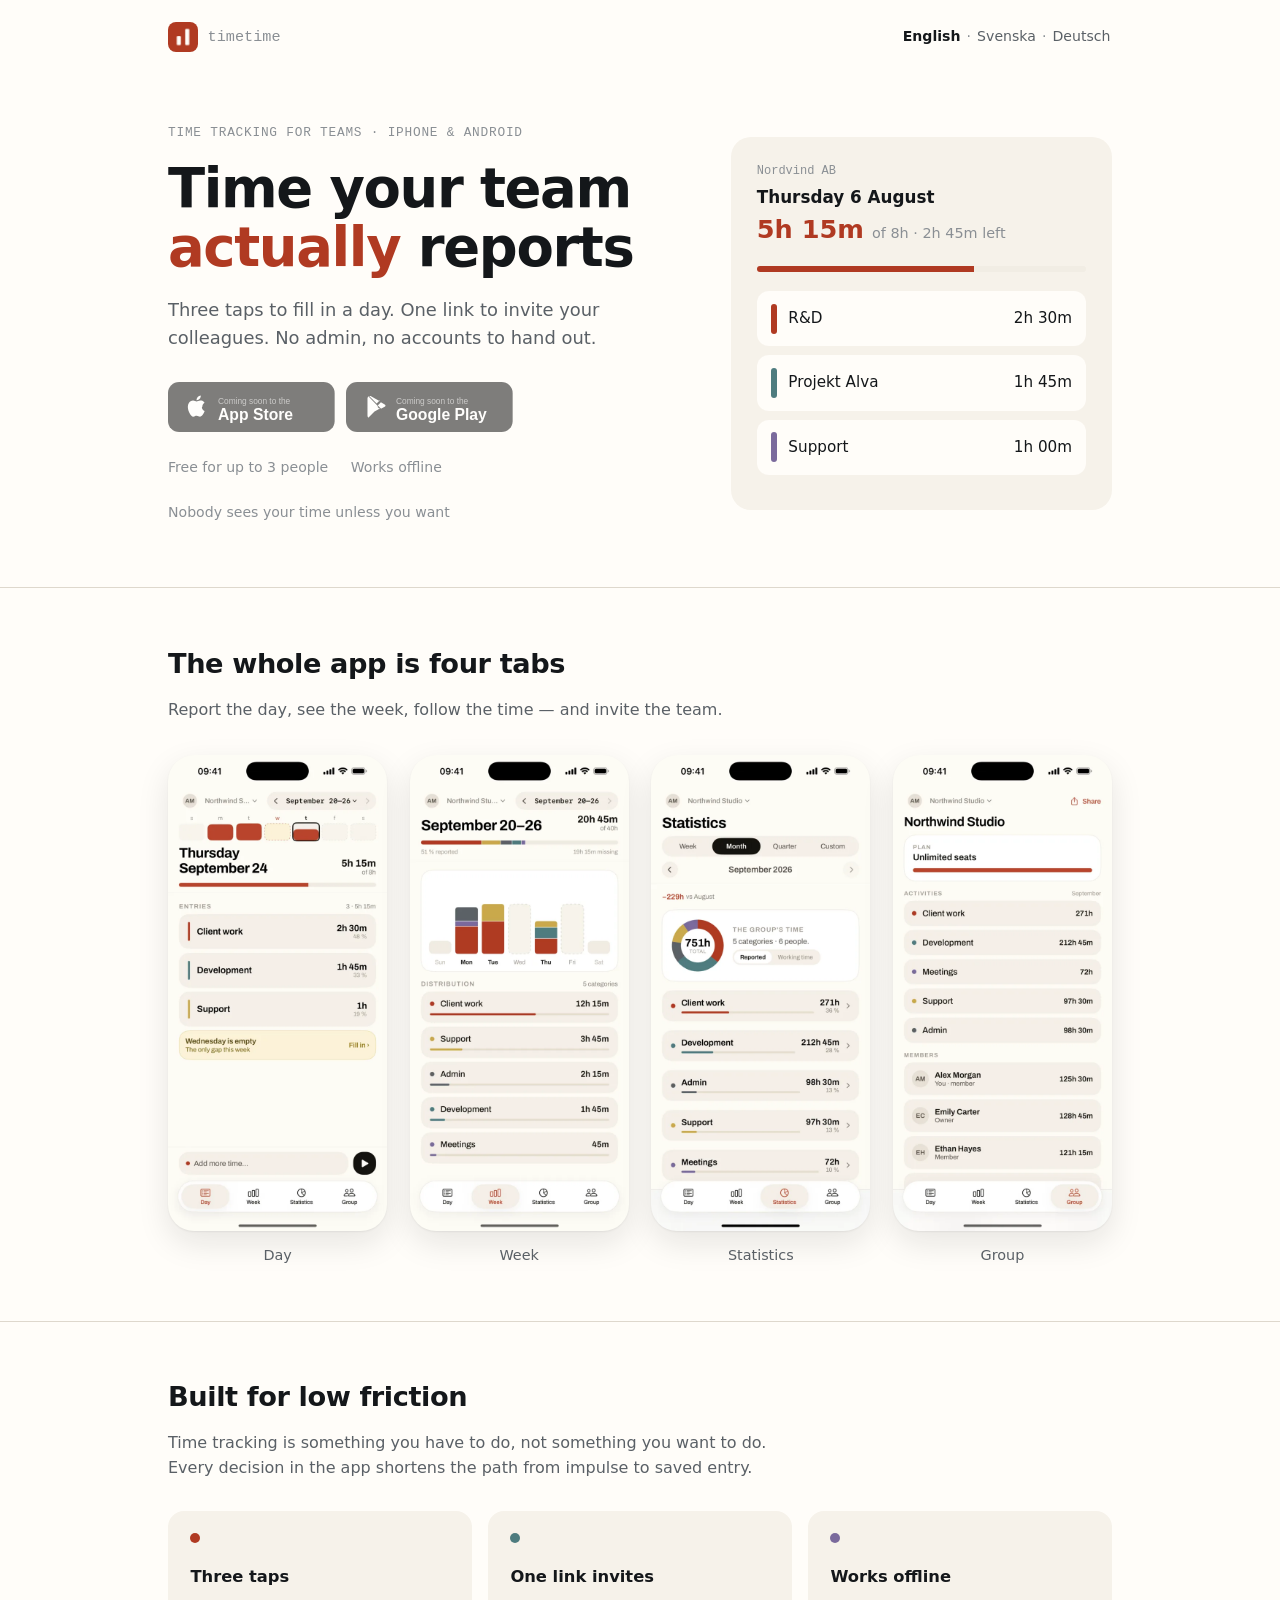
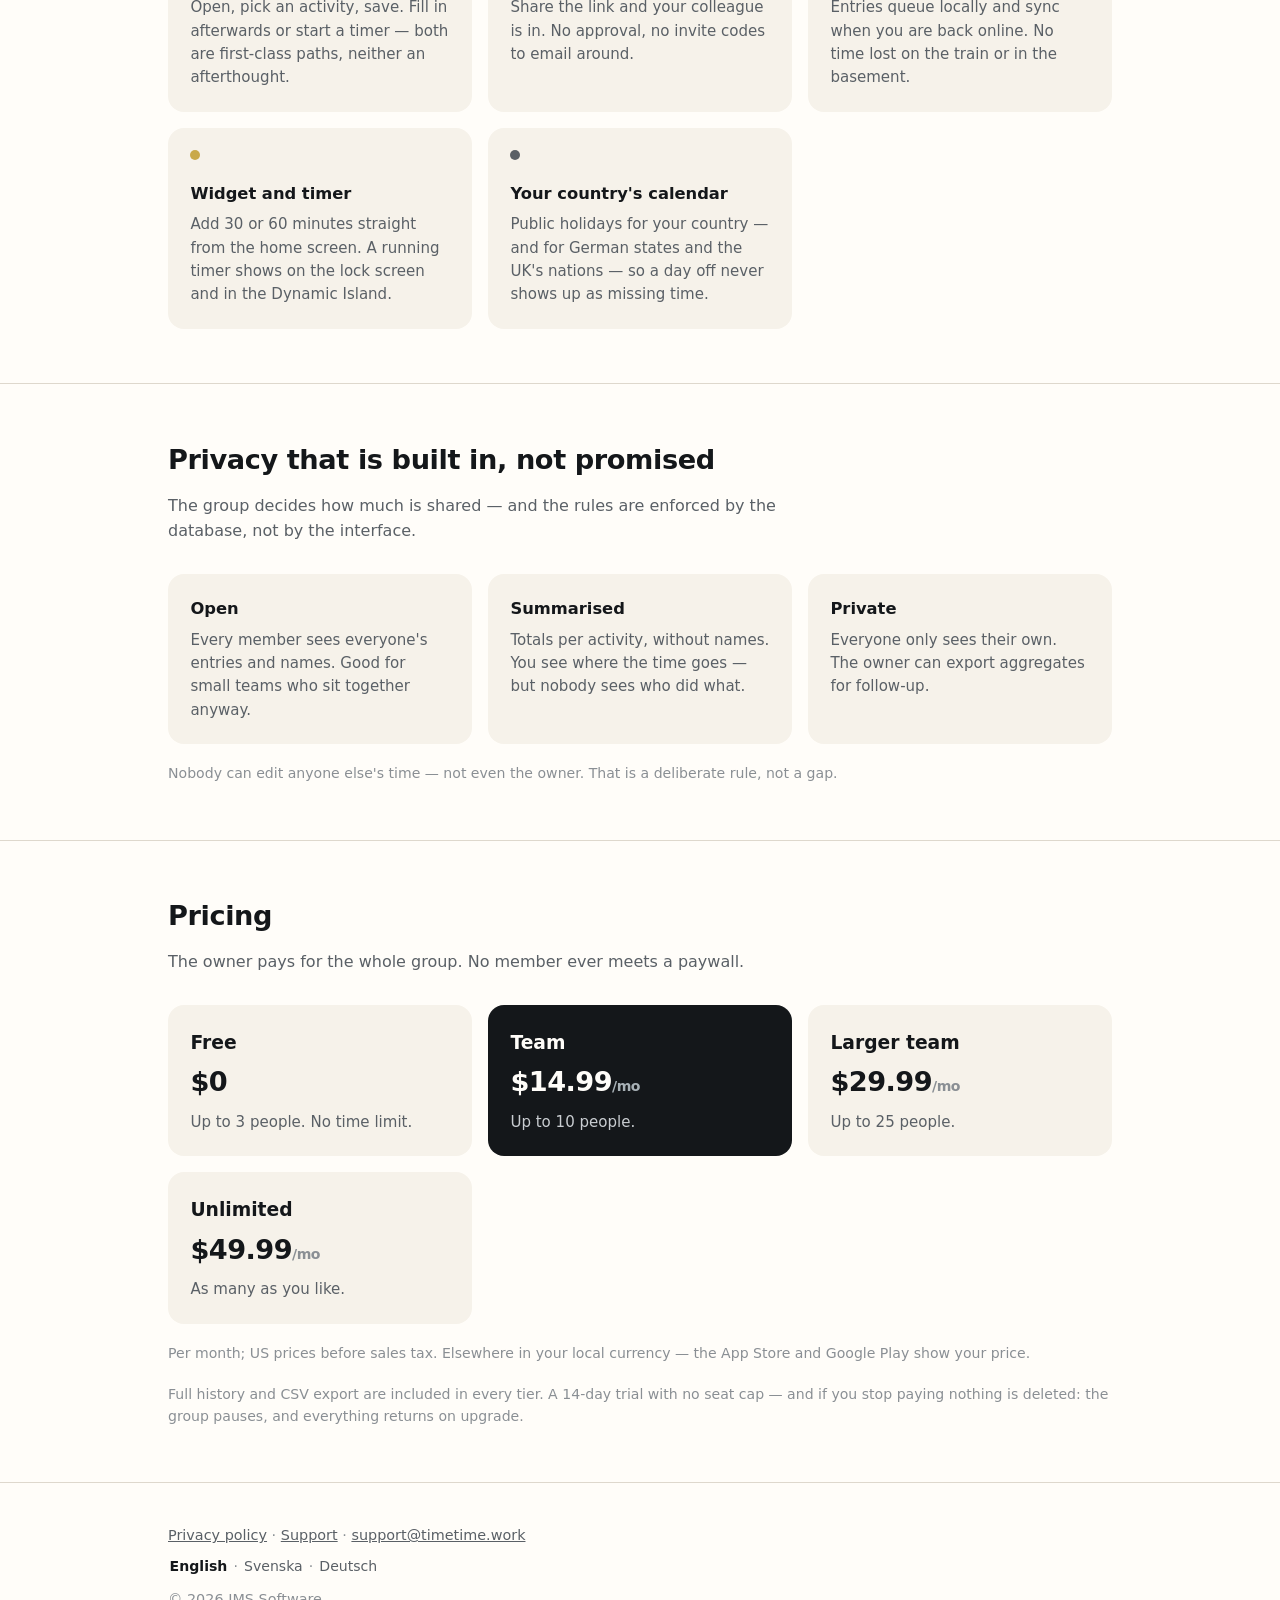
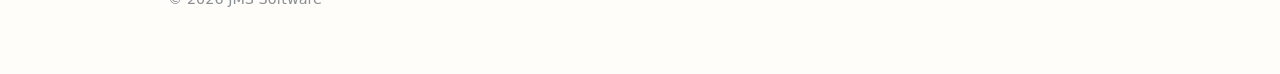
<file: index.html>
<!doctype html>
<html lang="en">
<head>
<meta charset="utf-8">
<meta name="viewport" content="width=device-width, initial-scale=1">
<title>TimeTime — time tracking for teams</title>
<meta name="description" content="Report time in three taps, against your group's shared activities. One link invites your colleagues. iPhone and Android.">
<link rel="alternate" hreflang="en" href="https://timetime.work/">
<link rel="alternate" hreflang="sv" href="https://timetime.work/sv/">
<link rel="alternate" hreflang="de" href="https://timetime.work/de/">
<link rel="alternate" hreflang="x-default" href="https://timetime.work/">
<link rel="icon" href="/assets/icon.png">
<link rel="stylesheet" href="/assets/site.css?v=7b43fc1971">
<meta property="og:title" content="TimeTime — time tracking for teams">
<meta property="og:description" content="Three taps to fill in a day. One link to invite your colleagues.">
<meta property="og:image" content="https://timetime.work/assets/icon.png">
<meta property="og:type" content="website">
</head>
<body>
<div class="wrap">
  <header class="site">
    <a class="brand" href="/"><img src="/assets/icon.png" alt="">timetime</a>
    <nav class="langs" aria-label="Language"><a href="/" hreflang="en" lang="en" aria-current="page">English</a> · <a href="/sv/" hreflang="sv" lang="sv">Svenska</a> · <a href="/de/" hreflang="de" lang="de">Deutsch</a></nav>
  </header>
  <section class="hero" style="border:0">
    <div>
      <p class="eyebrow">Time tracking for teams · iPhone &amp; Android</p>
      <h1>Time your team <span class="em">actually</span> reports</h1>
      <p class="sub">Three taps to fill in a day. One link to invite your colleagues. No admin, no accounts to hand out.</p>
      <div class="cta"><span class="store soon">
  <svg viewBox="0 0 180 54" role="img" aria-label="App Store" xmlns="http://www.w3.org/2000/svg">
    <rect width="180" height="54" rx="12" fill="#161616"/>
    <g fill="#fff">
      <path d="M37 26.9c0-3 2.4-4.4 2.5-4.5-1.4-2-3.5-2.3-4.2-2.3-1.8-.2-3.5 1-4.4 1-.9 0-2.3-1-3.8-1-1.9 0-3.7 1.1-4.7 2.9-2 3.5-.5 8.7 1.4 11.5.9 1.4 2 2.9 3.5 2.9 1.4-.1 1.9-.9 3.6-.9s2.2.9 3.7.9c1.5 0 2.5-1.4 3.4-2.8 1.1-1.6 1.5-3.1 1.6-3.2-.1 0-3-1.2-3-4.4zM34.2 18.2c.8-1 1.3-2.3 1.2-3.7-1.1 0-2.5.8-3.3 1.7-.7.8-1.4 2.2-1.2 3.5 1.3.1 2.5-.6 3.3-1.5z"/>
      <text x="54" y="24" font-family="Helvetica,Arial,sans-serif" font-size="9" fill="#a1a1a1">Coming soon to the</text>
      <text x="54" y="41" font-family="Helvetica,Arial,sans-serif" font-size="17" font-weight="700" fill="#fff">App Store</text>
    </g>
  </svg>
</span><span class="store soon">
  <svg viewBox="0 0 180 54" role="img" aria-label="Google Play" xmlns="http://www.w3.org/2000/svg">
    <rect width="180" height="54" rx="12" fill="#161616"/>
    <g fill="#fff">
      <path d="M24 15.6c-.5.5-.8 1.3-.8 2.3v18.2c0 1 .3 1.8.8 2.3l.1.1 10.2-10.2v-2.4L24.1 15.5l-.1.1zm13.7 13.1-3.4-3.4 3.4-3.4 4.1 2.3c1.2.7 1.2 1.8 0 2.5l-4.1 2.3v-.3zm-1.1.6L33.1 26l-7.9 7.9c.4.4 1 .5 1.8.1l9.6-5.4v.7zm0-8.6-9.6-5.4c-.8-.4-1.4-.3-1.8.1l7.9 7.9 3.5-3.5v.9z"/>
      <text x="54" y="24" font-family="Helvetica,Arial,sans-serif" font-size="9" fill="#a1a1a1">Coming soon to the</text>
      <text x="54" y="41" font-family="Helvetica,Arial,sans-serif" font-size="17" font-weight="700" fill="#fff">Google Play</text>
    </g>
  </svg>
</span></div>
      <div class="trust"><span>Free for up to 3 people</span><span>Works offline</span><span>Nobody sees your time unless you want</span></div>
    </div>
    <div class="stage" aria-hidden="true">
      <div class="stage-group">Nordvind AB</div>
      <div class="stage-title">Thursday 6 August</div>
      <div class="daytotal"><span class="big">5h 15m</span><span class="of">of 8h · 2h 45m left</span></div>
      <div class="bar"><i></i></div>
      <div class="rowline"><span class="tab" style="background:#B03A22"></span><span class="name">R&amp;D</span><span class="val">2h 30m</span></div>
      <div class="rowline"><span class="tab" style="background:#4E7C7F"></span><span class="name">Projekt Alva</span><span class="val">1h 45m</span></div>
      <div class="rowline"><span class="tab" style="background:#7A6A9C"></span><span class="name">Support</span><span class="val">1h 00m</span></div>
    </div>
  </section>
</div>
<section><div class="wrap">
  <h2>The whole app is four tabs</h2><p class="lead">Report the day, see the week, follow the time — and invite the team.</p>
  <div class="screens"><figure><img src="/assets/screens/en/day.webp" width="600" height="1304" loading="lazy" alt="Day"><figcaption>Day</figcaption></figure><figure><img src="/assets/screens/en/week.webp" width="600" height="1304" loading="lazy" alt="Week"><figcaption>Week</figcaption></figure><figure><img src="/assets/screens/en/stats.webp" width="600" height="1304" loading="lazy" alt="Statistics"><figcaption>Statistics</figcaption></figure><figure><img src="/assets/screens/en/group.webp" width="600" height="1304" loading="lazy" alt="Group"><figcaption>Group</figcaption></figure></div>
</div></section>
<section><div class="wrap">
  <h2>Built for low friction</h2><p class="lead">Time tracking is something you have to do, not something you want to do. Every decision in the app shortens the path from impulse to saved entry.</p>
  <div class="grid"><div class="card"><span class="dot" style="background:#B03A22"></span><h3>Three taps</h3><p>Open, pick an activity, save. Fill in afterwards or start a timer — both are first-class paths, neither an afterthought.</p></div><div class="card"><span class="dot" style="background:#4E7C7F"></span><h3>One link invites</h3><p>Share the link and your colleague is in. No approval, no invite codes to email around.</p></div><div class="card"><span class="dot" style="background:#7A6A9C"></span><h3>Works offline</h3><p>Entries queue locally and sync when you are back online. No time lost on the train or in the basement.</p></div><div class="card"><span class="dot" style="background:#C9A94A"></span><h3>Widget and timer</h3><p>Add 30 or 60 minutes straight from the home screen. A running timer shows on the lock screen and in the Dynamic Island.</p></div><div class="card"><span class="dot" style="background:#5A6066"></span><h3>Your country's calendar</h3><p>Public holidays for your country — and for German states and the UK's nations — so a day off never shows up as missing time.</p></div></div>
</div></section>
<section><div class="wrap">
  <h2>Privacy that is built in, not promised</h2><p class="lead">The group decides how much is shared — and the rules are enforced by the database, not by the interface.</p>
  <div class="grid"><div class="card"><h3>Open</h3><p>Every member sees everyone's entries and names. Good for small teams who sit together anyway.</p></div><div class="card"><h3>Summarised</h3><p>Totals per activity, without names. You see where the time goes — but nobody sees who did what.</p></div><div class="card"><h3>Private</h3><p>Everyone only sees their own. The owner can export aggregates for follow-up.</p></div></div>
  <p class="note">Nobody can edit anyone else's time — not even the owner. That is a deliberate rule, not a gap.</p>
</div></section>
<section><div class="wrap">
  <h2>Pricing</h2><p class="lead">The owner pays for the whole group. No member ever meets a paywall.</p>
  <div class="grid"><div class="price-card"><h3>Free</h3><div class="amount">$0</div><p>Up to 3 people. No time limit.</p></div><div class="price-card hi"><h3>Team</h3><div class="amount">$14.99<span class="unit">/mo</span></div><p>Up to 10 people.</p></div><div class="price-card"><h3>Larger team</h3><div class="amount">$29.99<span class="unit">/mo</span></div><p>Up to 25 people.</p></div><div class="price-card"><h3>Unlimited</h3><div class="amount">$49.99<span class="unit">/mo</span></div><p>As many as you like.</p></div></div>
  <p class="note">Per month; US prices before sales tax. Elsewhere in your local currency — the App Store and Google Play show your price.</p>
  <p class="note">Full history and CSV export are included in every tier. A 14-day trial with no seat cap — and if you stop paying nothing is deleted: the group pauses, and everything returns on upgrade.</p>
</div></section>
<footer><div class="wrap">
  <p><a href="/privacy.html">Privacy policy</a> ·
     <a href="/support.html">Support</a> ·
     <a href="mailto:support@timetime.work">support@timetime.work</a></p>
  <p class="langline"><nav class="langs" aria-label="Language"><a href="/" hreflang="en" lang="en" aria-current="page">English</a> · <a href="/sv/" hreflang="sv" lang="sv">Svenska</a> · <a href="/de/" hreflang="de" lang="de">Deutsch</a></nav></p>
  <p>© 2026 JMS Software</p>
</div></footer>
<script>
document.querySelectorAll(".langs a").forEach(function (a) {
  a.addEventListener("click", function () {
    try { localStorage.setItem("timetime-lang", a.getAttribute("hreflang")); } catch (e) {}
  });
});
</script><script>
(function () {
  var saved = null;
  try { saved = localStorage.getItem("timetime-lang"); } catch (e) {}
  var want = saved || (navigator.language || "").slice(0, 2).toLowerCase();
  if (want === "sv" || want === "de") {
    location.replace("/" + want + "/" + location.pathname.replace(/^\//, "") + location.hash);
  }
})();
</script>
</body>
</html>
</file>
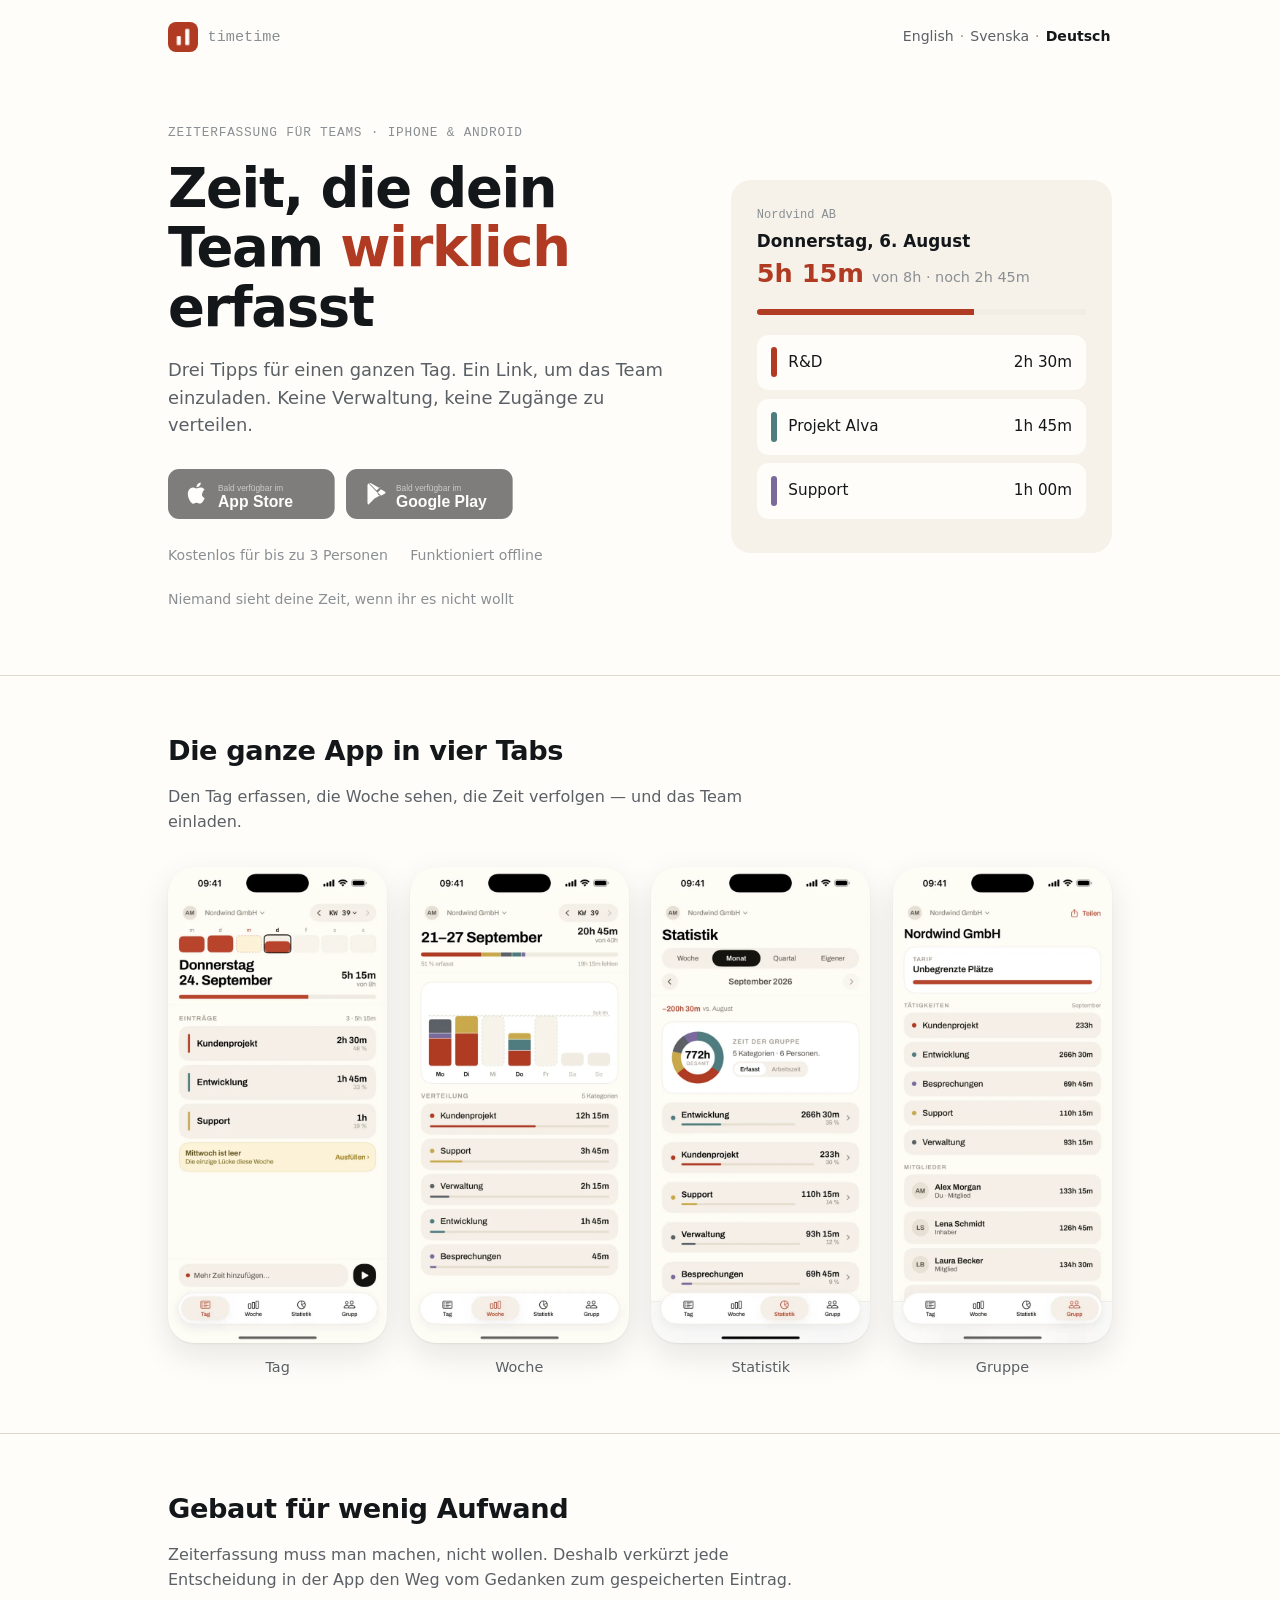
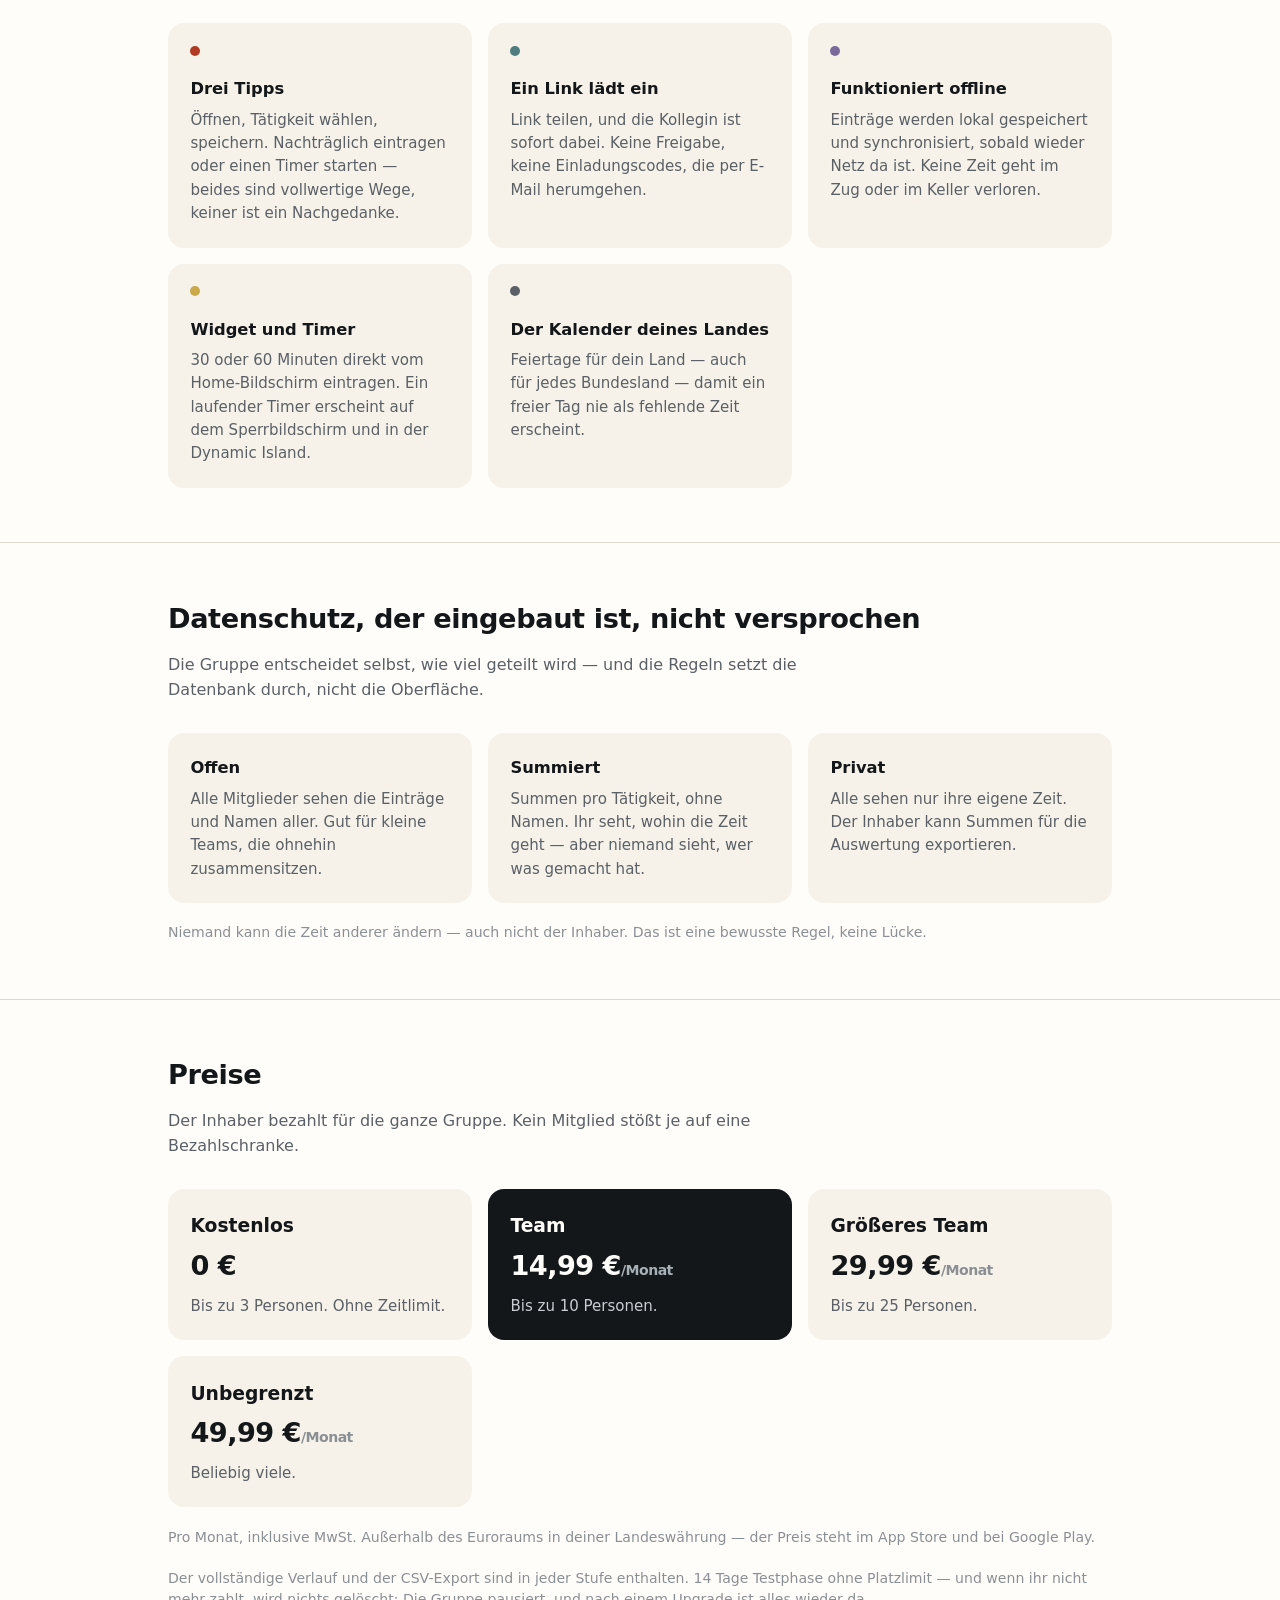
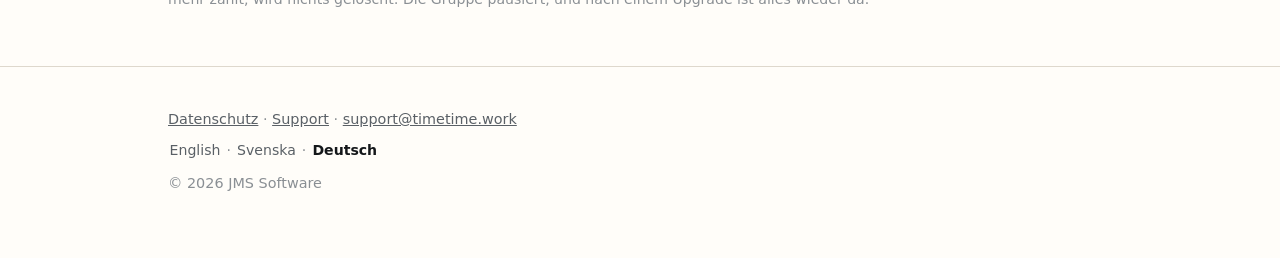
<file: de/index.html>
<!doctype html>
<html lang="de">
<head>
<meta charset="utf-8">
<meta name="viewport" content="width=device-width, initial-scale=1">
<title>TimeTime — Zeiterfassung für Teams</title>
<meta name="description" content="Zeit erfassen mit drei Tipps, auf die gemeinsamen Tätigkeiten deiner Gruppe. Ein Link lädt deine Kolleginnen und Kollegen ein. iPhone und Android.">
<link rel="alternate" hreflang="en" href="https://timetime.work/">
<link rel="alternate" hreflang="sv" href="https://timetime.work/sv/">
<link rel="alternate" hreflang="de" href="https://timetime.work/de/">
<link rel="alternate" hreflang="x-default" href="https://timetime.work/">
<link rel="icon" href="/assets/icon.png">
<link rel="stylesheet" href="/assets/site.css?v=7b43fc1971">
<meta property="og:title" content="TimeTime — Zeiterfassung für Teams">
<meta property="og:description" content="Drei Tipps für einen ganzen Tag. Ein Link, um das Team einzuladen.">
<meta property="og:image" content="https://timetime.work/assets/icon.png">
<meta property="og:type" content="website">
</head>
<body>
<div class="wrap">
  <header class="site">
    <a class="brand" href="/de/"><img src="/assets/icon.png" alt="">timetime</a>
    <nav class="langs" aria-label="Sprache"><a href="/" hreflang="en" lang="en">English</a> · <a href="/sv/" hreflang="sv" lang="sv">Svenska</a> · <a href="/de/" hreflang="de" lang="de" aria-current="page">Deutsch</a></nav>
  </header>
  <section class="hero" style="border:0">
    <div>
      <p class="eyebrow">Zeiterfassung für Teams · iPhone &amp; Android</p>
      <h1>Zeit, die dein Team <span class="em">wirklich</span> erfasst</h1>
      <p class="sub">Drei Tipps für einen ganzen Tag. Ein Link, um das Team einzuladen. Keine Verwaltung, keine Zugänge zu verteilen.</p>
      <div class="cta"><span class="store soon">
  <svg viewBox="0 0 180 54" role="img" aria-label="App Store" xmlns="http://www.w3.org/2000/svg">
    <rect width="180" height="54" rx="12" fill="#161616"/>
    <g fill="#fff">
      <path d="M37 26.9c0-3 2.4-4.4 2.5-4.5-1.4-2-3.5-2.3-4.2-2.3-1.8-.2-3.5 1-4.4 1-.9 0-2.3-1-3.8-1-1.9 0-3.7 1.1-4.7 2.9-2 3.5-.5 8.7 1.4 11.5.9 1.4 2 2.9 3.5 2.9 1.4-.1 1.9-.9 3.6-.9s2.2.9 3.7.9c1.5 0 2.5-1.4 3.4-2.8 1.1-1.6 1.5-3.1 1.6-3.2-.1 0-3-1.2-3-4.4zM34.2 18.2c.8-1 1.3-2.3 1.2-3.7-1.1 0-2.5.8-3.3 1.7-.7.8-1.4 2.2-1.2 3.5 1.3.1 2.5-.6 3.3-1.5z"/>
      <text x="54" y="24" font-family="Helvetica,Arial,sans-serif" font-size="9" fill="#a1a1a1">Bald verfügbar im</text>
      <text x="54" y="41" font-family="Helvetica,Arial,sans-serif" font-size="17" font-weight="700" fill="#fff">App Store</text>
    </g>
  </svg>
</span><span class="store soon">
  <svg viewBox="0 0 180 54" role="img" aria-label="Google Play" xmlns="http://www.w3.org/2000/svg">
    <rect width="180" height="54" rx="12" fill="#161616"/>
    <g fill="#fff">
      <path d="M24 15.6c-.5.5-.8 1.3-.8 2.3v18.2c0 1 .3 1.8.8 2.3l.1.1 10.2-10.2v-2.4L24.1 15.5l-.1.1zm13.7 13.1-3.4-3.4 3.4-3.4 4.1 2.3c1.2.7 1.2 1.8 0 2.5l-4.1 2.3v-.3zm-1.1.6L33.1 26l-7.9 7.9c.4.4 1 .5 1.8.1l9.6-5.4v.7zm0-8.6-9.6-5.4c-.8-.4-1.4-.3-1.8.1l7.9 7.9 3.5-3.5v.9z"/>
      <text x="54" y="24" font-family="Helvetica,Arial,sans-serif" font-size="9" fill="#a1a1a1">Bald verfügbar im</text>
      <text x="54" y="41" font-family="Helvetica,Arial,sans-serif" font-size="17" font-weight="700" fill="#fff">Google Play</text>
    </g>
  </svg>
</span></div>
      <div class="trust"><span>Kostenlos für bis zu 3 Personen</span><span>Funktioniert offline</span><span>Niemand sieht deine Zeit, wenn ihr es nicht wollt</span></div>
    </div>
    <div class="stage" aria-hidden="true">
      <div class="stage-group">Nordvind AB</div>
      <div class="stage-title">Donnerstag, 6. August</div>
      <div class="daytotal"><span class="big">5h 15m</span><span class="of">von 8h · noch 2h 45m</span></div>
      <div class="bar"><i></i></div>
      <div class="rowline"><span class="tab" style="background:#B03A22"></span><span class="name">R&amp;D</span><span class="val">2h 30m</span></div>
      <div class="rowline"><span class="tab" style="background:#4E7C7F"></span><span class="name">Projekt Alva</span><span class="val">1h 45m</span></div>
      <div class="rowline"><span class="tab" style="background:#7A6A9C"></span><span class="name">Support</span><span class="val">1h 00m</span></div>
    </div>
  </section>
</div>
<section><div class="wrap">
  <h2>Die ganze App in vier Tabs</h2><p class="lead">Den Tag erfassen, die Woche sehen, die Zeit verfolgen — und das Team einladen.</p>
  <div class="screens"><figure><img src="/assets/screens/de/day.webp" width="600" height="1304" loading="lazy" alt="Tag"><figcaption>Tag</figcaption></figure><figure><img src="/assets/screens/de/week.webp" width="600" height="1304" loading="lazy" alt="Woche"><figcaption>Woche</figcaption></figure><figure><img src="/assets/screens/de/stats.webp" width="600" height="1304" loading="lazy" alt="Statistik"><figcaption>Statistik</figcaption></figure><figure><img src="/assets/screens/de/group.webp" width="600" height="1304" loading="lazy" alt="Gruppe"><figcaption>Gruppe</figcaption></figure></div>
</div></section>
<section><div class="wrap">
  <h2>Gebaut für wenig Aufwand</h2><p class="lead">Zeiterfassung muss man machen, nicht wollen. Deshalb verkürzt jede Entscheidung in der App den Weg vom Gedanken zum gespeicherten Eintrag.</p>
  <div class="grid"><div class="card"><span class="dot" style="background:#B03A22"></span><h3>Drei Tipps</h3><p>Öffnen, Tätigkeit wählen, speichern. Nachträglich eintragen oder einen Timer starten — beides sind vollwertige Wege, keiner ist ein Nachgedanke.</p></div><div class="card"><span class="dot" style="background:#4E7C7F"></span><h3>Ein Link lädt ein</h3><p>Link teilen, und die Kollegin ist sofort dabei. Keine Freigabe, keine Einladungscodes, die per E-Mail herumgehen.</p></div><div class="card"><span class="dot" style="background:#7A6A9C"></span><h3>Funktioniert offline</h3><p>Einträge werden lokal gespeichert und synchronisiert, sobald wieder Netz da ist. Keine Zeit geht im Zug oder im Keller verloren.</p></div><div class="card"><span class="dot" style="background:#C9A94A"></span><h3>Widget und Timer</h3><p>30 oder 60 Minuten direkt vom Home-Bildschirm eintragen. Ein laufender Timer erscheint auf dem Sperrbildschirm und in der Dynamic Island.</p></div><div class="card"><span class="dot" style="background:#5A6066"></span><h3>Der Kalender deines Landes</h3><p>Feiertage für dein Land — auch für jedes Bundesland — damit ein freier Tag nie als fehlende Zeit erscheint.</p></div></div>
</div></section>
<section><div class="wrap">
  <h2>Datenschutz, der eingebaut ist, nicht versprochen</h2><p class="lead">Die Gruppe entscheidet selbst, wie viel geteilt wird — und die Regeln setzt die Datenbank durch, nicht die Oberfläche.</p>
  <div class="grid"><div class="card"><h3>Offen</h3><p>Alle Mitglieder sehen die Einträge und Namen aller. Gut für kleine Teams, die ohnehin zusammensitzen.</p></div><div class="card"><h3>Summiert</h3><p>Summen pro Tätigkeit, ohne Namen. Ihr seht, wohin die Zeit geht — aber niemand sieht, wer was gemacht hat.</p></div><div class="card"><h3>Privat</h3><p>Alle sehen nur ihre eigene Zeit. Der Inhaber kann Summen für die Auswertung exportieren.</p></div></div>
  <p class="note">Niemand kann die Zeit anderer ändern — auch nicht der Inhaber. Das ist eine bewusste Regel, keine Lücke.</p>
</div></section>
<section><div class="wrap">
  <h2>Preise</h2><p class="lead">Der Inhaber bezahlt für die ganze Gruppe. Kein Mitglied stößt je auf eine Bezahlschranke.</p>
  <div class="grid"><div class="price-card"><h3>Kostenlos</h3><div class="amount">0 €</div><p>Bis zu 3 Personen. Ohne Zeitlimit.</p></div><div class="price-card hi"><h3>Team</h3><div class="amount">14,99 €<span class="unit">/Monat</span></div><p>Bis zu 10 Personen.</p></div><div class="price-card"><h3>Größeres Team</h3><div class="amount">29,99 €<span class="unit">/Monat</span></div><p>Bis zu 25 Personen.</p></div><div class="price-card"><h3>Unbegrenzt</h3><div class="amount">49,99 €<span class="unit">/Monat</span></div><p>Beliebig viele.</p></div></div>
  <p class="note">Pro Monat, inklusive MwSt. Außerhalb des Euroraums in deiner Landeswährung — der Preis steht im App Store und bei Google Play.</p>
  <p class="note">Der vollständige Verlauf und der CSV-Export sind in jeder Stufe enthalten. 14 Tage Testphase ohne Platzlimit — und wenn ihr nicht mehr zahlt, wird nichts gelöscht: Die Gruppe pausiert, und nach einem Upgrade ist alles wieder da.</p>
</div></section>
<footer><div class="wrap">
  <p><a href="/de/privacy.html">Datenschutz</a> ·
     <a href="/de/support.html">Support</a> ·
     <a href="mailto:support@timetime.work">support@timetime.work</a></p>
  <p class="langline"><nav class="langs" aria-label="Sprache"><a href="/" hreflang="en" lang="en">English</a> · <a href="/sv/" hreflang="sv" lang="sv">Svenska</a> · <a href="/de/" hreflang="de" lang="de" aria-current="page">Deutsch</a></nav></p>
  <p>© 2026 JMS Software</p>
</div></footer>
<script>
document.querySelectorAll(".langs a").forEach(function (a) {
  a.addEventListener("click", function () {
    try { localStorage.setItem("timetime-lang", a.getAttribute("hreflang")); } catch (e) {}
  });
});
</script>
</body>
</html>
</file>
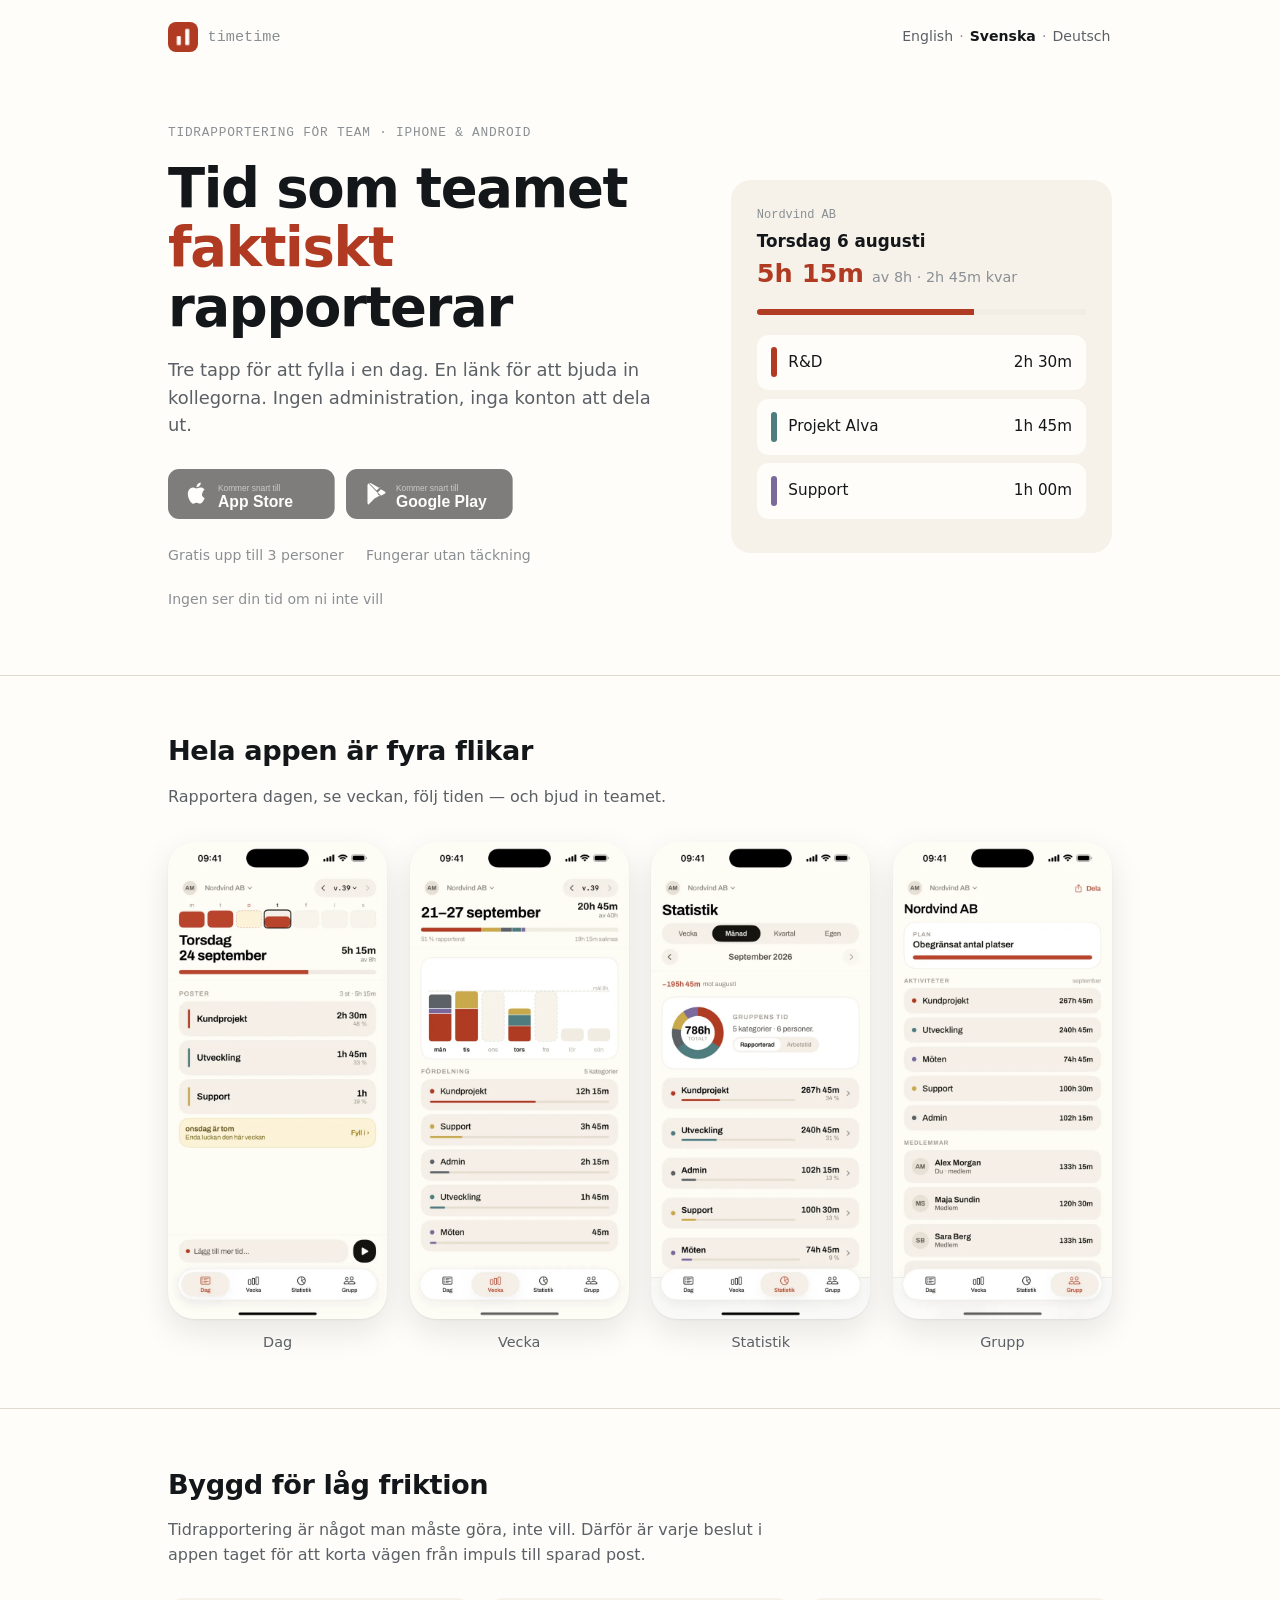
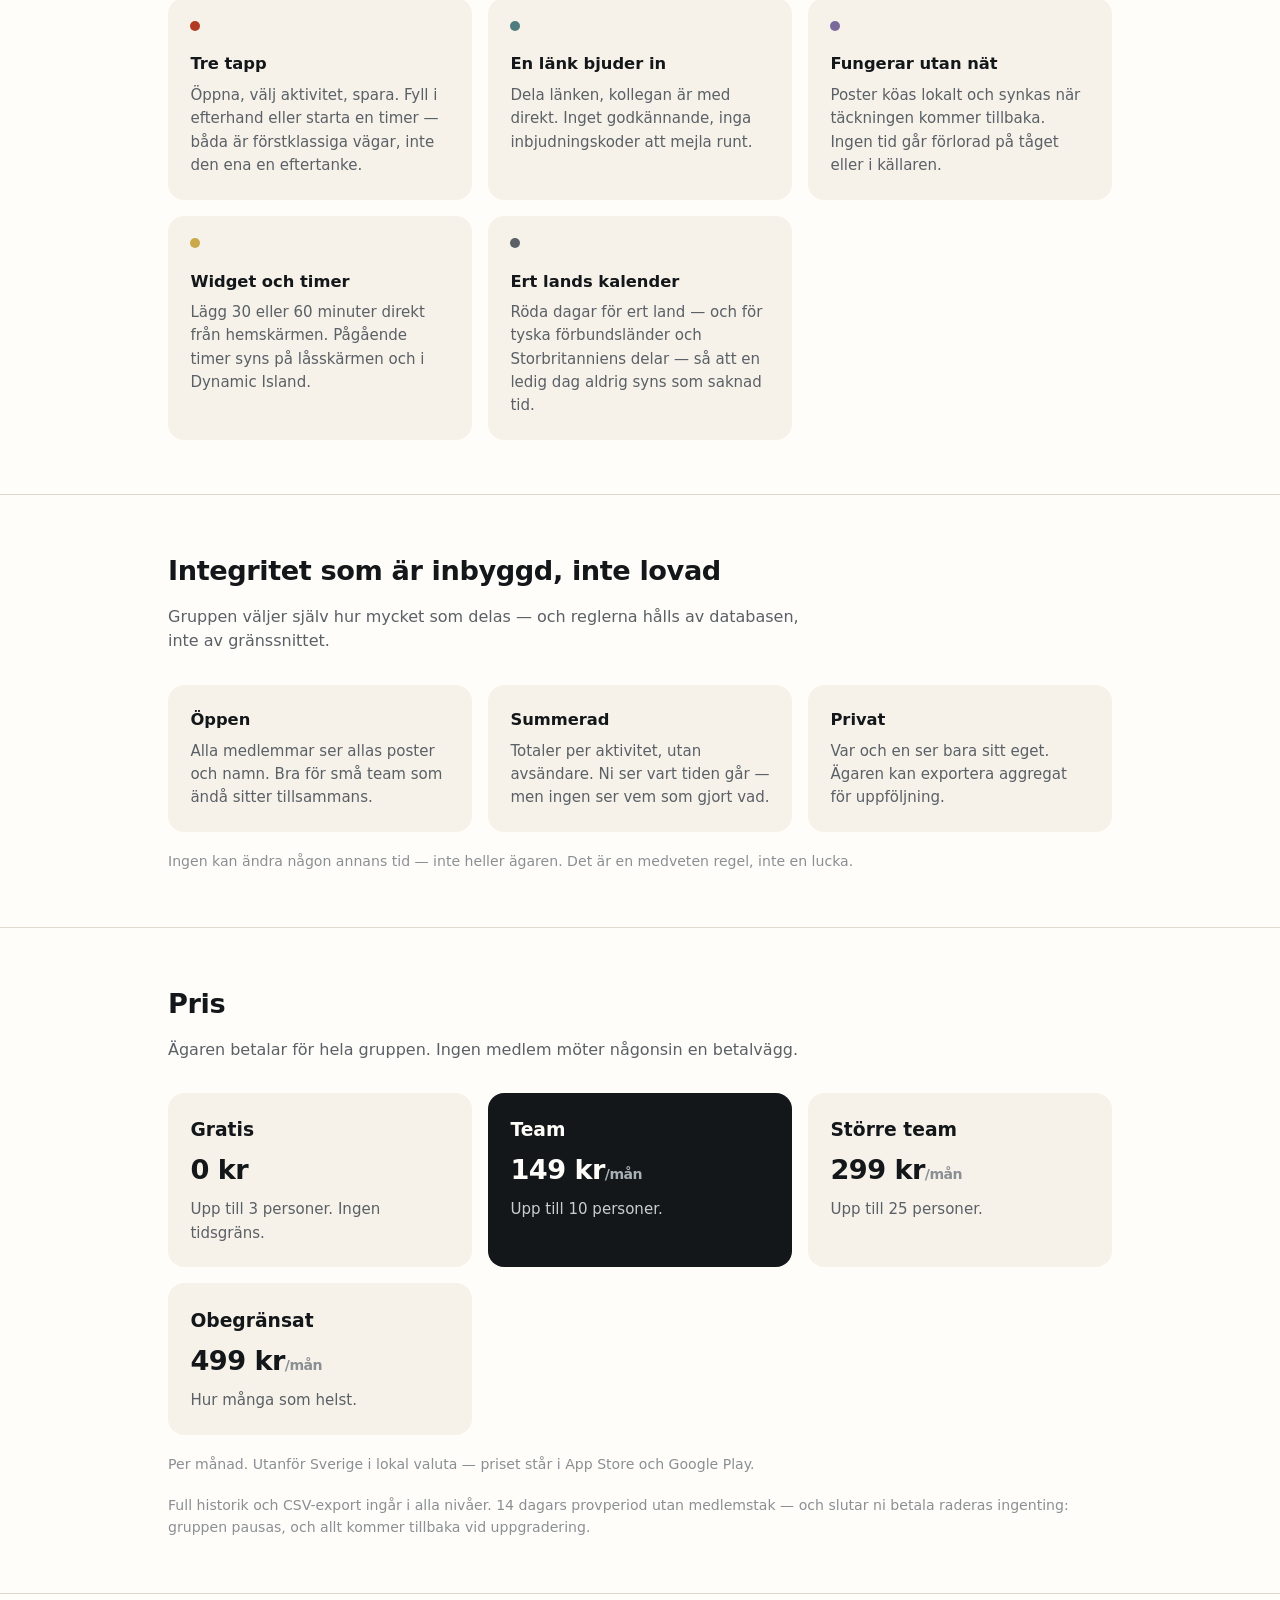
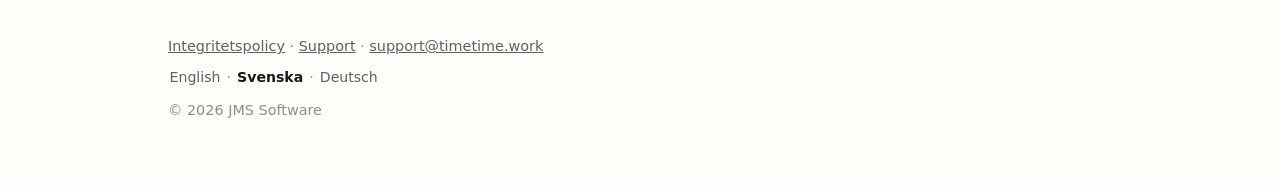
<file: sv/index.html>
<!doctype html>
<html lang="sv">
<head>
<meta charset="utf-8">
<meta name="viewport" content="width=device-width, initial-scale=1">
<title>TimeTime — tidrapportering för team</title>
<meta name="description" content="Rapportera tid på tre tapp, mot gruppens gemensamma aktiviteter. En länk bjuder in kollegorna. iPhone och Android.">
<link rel="alternate" hreflang="en" href="https://timetime.work/">
<link rel="alternate" hreflang="sv" href="https://timetime.work/sv/">
<link rel="alternate" hreflang="de" href="https://timetime.work/de/">
<link rel="alternate" hreflang="x-default" href="https://timetime.work/">
<link rel="icon" href="/assets/icon.png">
<link rel="stylesheet" href="/assets/site.css?v=7b43fc1971">
<meta property="og:title" content="TimeTime — tidrapportering för team">
<meta property="og:description" content="Tre tapp för att fylla i en dag. En länk för att bjuda in kollegorna.">
<meta property="og:image" content="https://timetime.work/assets/icon.png">
<meta property="og:type" content="website">
</head>
<body>
<div class="wrap">
  <header class="site">
    <a class="brand" href="/sv/"><img src="/assets/icon.png" alt="">timetime</a>
    <nav class="langs" aria-label="Språk"><a href="/" hreflang="en" lang="en">English</a> · <a href="/sv/" hreflang="sv" lang="sv" aria-current="page">Svenska</a> · <a href="/de/" hreflang="de" lang="de">Deutsch</a></nav>
  </header>
  <section class="hero" style="border:0">
    <div>
      <p class="eyebrow">Tidrapportering för team · iPhone &amp; Android</p>
      <h1>Tid som teamet <span class="em">faktiskt</span> rapporterar</h1>
      <p class="sub">Tre tapp för att fylla i en dag. En länk för att bjuda in kollegorna. Ingen administration, inga konton att dela ut.</p>
      <div class="cta"><span class="store soon">
  <svg viewBox="0 0 180 54" role="img" aria-label="App Store" xmlns="http://www.w3.org/2000/svg">
    <rect width="180" height="54" rx="12" fill="#161616"/>
    <g fill="#fff">
      <path d="M37 26.9c0-3 2.4-4.4 2.5-4.5-1.4-2-3.5-2.3-4.2-2.3-1.8-.2-3.5 1-4.4 1-.9 0-2.3-1-3.8-1-1.9 0-3.7 1.1-4.7 2.9-2 3.5-.5 8.7 1.4 11.5.9 1.4 2 2.9 3.5 2.9 1.4-.1 1.9-.9 3.6-.9s2.2.9 3.7.9c1.5 0 2.5-1.4 3.4-2.8 1.1-1.6 1.5-3.1 1.6-3.2-.1 0-3-1.2-3-4.4zM34.2 18.2c.8-1 1.3-2.3 1.2-3.7-1.1 0-2.5.8-3.3 1.7-.7.8-1.4 2.2-1.2 3.5 1.3.1 2.5-.6 3.3-1.5z"/>
      <text x="54" y="24" font-family="Helvetica,Arial,sans-serif" font-size="9" fill="#a1a1a1">Kommer snart till</text>
      <text x="54" y="41" font-family="Helvetica,Arial,sans-serif" font-size="17" font-weight="700" fill="#fff">App Store</text>
    </g>
  </svg>
</span><span class="store soon">
  <svg viewBox="0 0 180 54" role="img" aria-label="Google Play" xmlns="http://www.w3.org/2000/svg">
    <rect width="180" height="54" rx="12" fill="#161616"/>
    <g fill="#fff">
      <path d="M24 15.6c-.5.5-.8 1.3-.8 2.3v18.2c0 1 .3 1.8.8 2.3l.1.1 10.2-10.2v-2.4L24.1 15.5l-.1.1zm13.7 13.1-3.4-3.4 3.4-3.4 4.1 2.3c1.2.7 1.2 1.8 0 2.5l-4.1 2.3v-.3zm-1.1.6L33.1 26l-7.9 7.9c.4.4 1 .5 1.8.1l9.6-5.4v.7zm0-8.6-9.6-5.4c-.8-.4-1.4-.3-1.8.1l7.9 7.9 3.5-3.5v.9z"/>
      <text x="54" y="24" font-family="Helvetica,Arial,sans-serif" font-size="9" fill="#a1a1a1">Kommer snart till</text>
      <text x="54" y="41" font-family="Helvetica,Arial,sans-serif" font-size="17" font-weight="700" fill="#fff">Google Play</text>
    </g>
  </svg>
</span></div>
      <div class="trust"><span>Gratis upp till 3 personer</span><span>Fungerar utan täckning</span><span>Ingen ser din tid om ni inte vill</span></div>
    </div>
    <div class="stage" aria-hidden="true">
      <div class="stage-group">Nordvind AB</div>
      <div class="stage-title">Torsdag 6 augusti</div>
      <div class="daytotal"><span class="big">5h 15m</span><span class="of">av 8h · 2h 45m kvar</span></div>
      <div class="bar"><i></i></div>
      <div class="rowline"><span class="tab" style="background:#B03A22"></span><span class="name">R&amp;D</span><span class="val">2h 30m</span></div>
      <div class="rowline"><span class="tab" style="background:#4E7C7F"></span><span class="name">Projekt Alva</span><span class="val">1h 45m</span></div>
      <div class="rowline"><span class="tab" style="background:#7A6A9C"></span><span class="name">Support</span><span class="val">1h 00m</span></div>
    </div>
  </section>
</div>
<section><div class="wrap">
  <h2>Hela appen är fyra flikar</h2><p class="lead">Rapportera dagen, se veckan, följ tiden — och bjud in teamet.</p>
  <div class="screens"><figure><img src="/assets/screens/sv/day.webp" width="600" height="1304" loading="lazy" alt="Dag"><figcaption>Dag</figcaption></figure><figure><img src="/assets/screens/sv/week.webp" width="600" height="1304" loading="lazy" alt="Vecka"><figcaption>Vecka</figcaption></figure><figure><img src="/assets/screens/sv/stats.webp" width="600" height="1304" loading="lazy" alt="Statistik"><figcaption>Statistik</figcaption></figure><figure><img src="/assets/screens/sv/group.webp" width="600" height="1304" loading="lazy" alt="Grupp"><figcaption>Grupp</figcaption></figure></div>
</div></section>
<section><div class="wrap">
  <h2>Byggd för låg friktion</h2><p class="lead">Tidrapportering är något man måste göra, inte vill. Därför är varje beslut i appen taget för att korta vägen från impuls till sparad post.</p>
  <div class="grid"><div class="card"><span class="dot" style="background:#B03A22"></span><h3>Tre tapp</h3><p>Öppna, välj aktivitet, spara. Fyll i efterhand eller starta en timer — båda är förstklassiga vägar, inte den ena en eftertanke.</p></div><div class="card"><span class="dot" style="background:#4E7C7F"></span><h3>En länk bjuder in</h3><p>Dela länken, kollegan är med direkt. Inget godkännande, inga inbjudningskoder att mejla runt.</p></div><div class="card"><span class="dot" style="background:#7A6A9C"></span><h3>Fungerar utan nät</h3><p>Poster köas lokalt och synkas när täckningen kommer tillbaka. Ingen tid går förlorad på tåget eller i källaren.</p></div><div class="card"><span class="dot" style="background:#C9A94A"></span><h3>Widget och timer</h3><p>Lägg 30 eller 60 minuter direkt från hemskärmen. Pågående timer syns på låsskärmen och i Dynamic Island.</p></div><div class="card"><span class="dot" style="background:#5A6066"></span><h3>Ert lands kalender</h3><p>Röda dagar för ert land — och för tyska förbundsländer och Storbritanniens delar — så att en ledig dag aldrig syns som saknad tid.</p></div></div>
</div></section>
<section><div class="wrap">
  <h2>Integritet som är inbyggd, inte lovad</h2><p class="lead">Gruppen väljer själv hur mycket som delas — och reglerna hålls av databasen, inte av gränssnittet.</p>
  <div class="grid"><div class="card"><h3>Öppen</h3><p>Alla medlemmar ser allas poster och namn. Bra för små team som ändå sitter tillsammans.</p></div><div class="card"><h3>Summerad</h3><p>Totaler per aktivitet, utan avsändare. Ni ser vart tiden går — men ingen ser vem som gjort vad.</p></div><div class="card"><h3>Privat</h3><p>Var och en ser bara sitt eget. Ägaren kan exportera aggregat för uppföljning.</p></div></div>
  <p class="note">Ingen kan ändra någon annans tid — inte heller ägaren. Det är en medveten regel, inte en lucka.</p>
</div></section>
<section><div class="wrap">
  <h2>Pris</h2><p class="lead">Ägaren betalar för hela gruppen. Ingen medlem möter någonsin en betalvägg.</p>
  <div class="grid"><div class="price-card"><h3>Gratis</h3><div class="amount">0 kr</div><p>Upp till 3 personer. Ingen tidsgräns.</p></div><div class="price-card hi"><h3>Team</h3><div class="amount">149 kr<span class="unit">/mån</span></div><p>Upp till 10 personer.</p></div><div class="price-card"><h3>Större team</h3><div class="amount">299 kr<span class="unit">/mån</span></div><p>Upp till 25 personer.</p></div><div class="price-card"><h3>Obegränsat</h3><div class="amount">499 kr<span class="unit">/mån</span></div><p>Hur många som helst.</p></div></div>
  <p class="note">Per månad. Utanför Sverige i lokal valuta — priset står i App Store och Google Play.</p>
  <p class="note">Full historik och CSV-export ingår i alla nivåer. 14 dagars provperiod utan medlemstak — och slutar ni betala raderas ingenting: gruppen pausas, och allt kommer tillbaka vid uppgradering.</p>
</div></section>
<footer><div class="wrap">
  <p><a href="/sv/privacy.html">Integritetspolicy</a> ·
     <a href="/sv/support.html">Support</a> ·
     <a href="mailto:support@timetime.work">support@timetime.work</a></p>
  <p class="langline"><nav class="langs" aria-label="Språk"><a href="/" hreflang="en" lang="en">English</a> · <a href="/sv/" hreflang="sv" lang="sv" aria-current="page">Svenska</a> · <a href="/de/" hreflang="de" lang="de">Deutsch</a></nav></p>
  <p>© 2026 JMS Software</p>
</div></footer>
<script>
document.querySelectorAll(".langs a").forEach(function (a) {
  a.addEventListener("click", function () {
    try { localStorage.setItem("timetime-lang", a.getAttribute("hreflang")); } catch (e) {}
  });
});
</script>
</body>
</html>
</file>
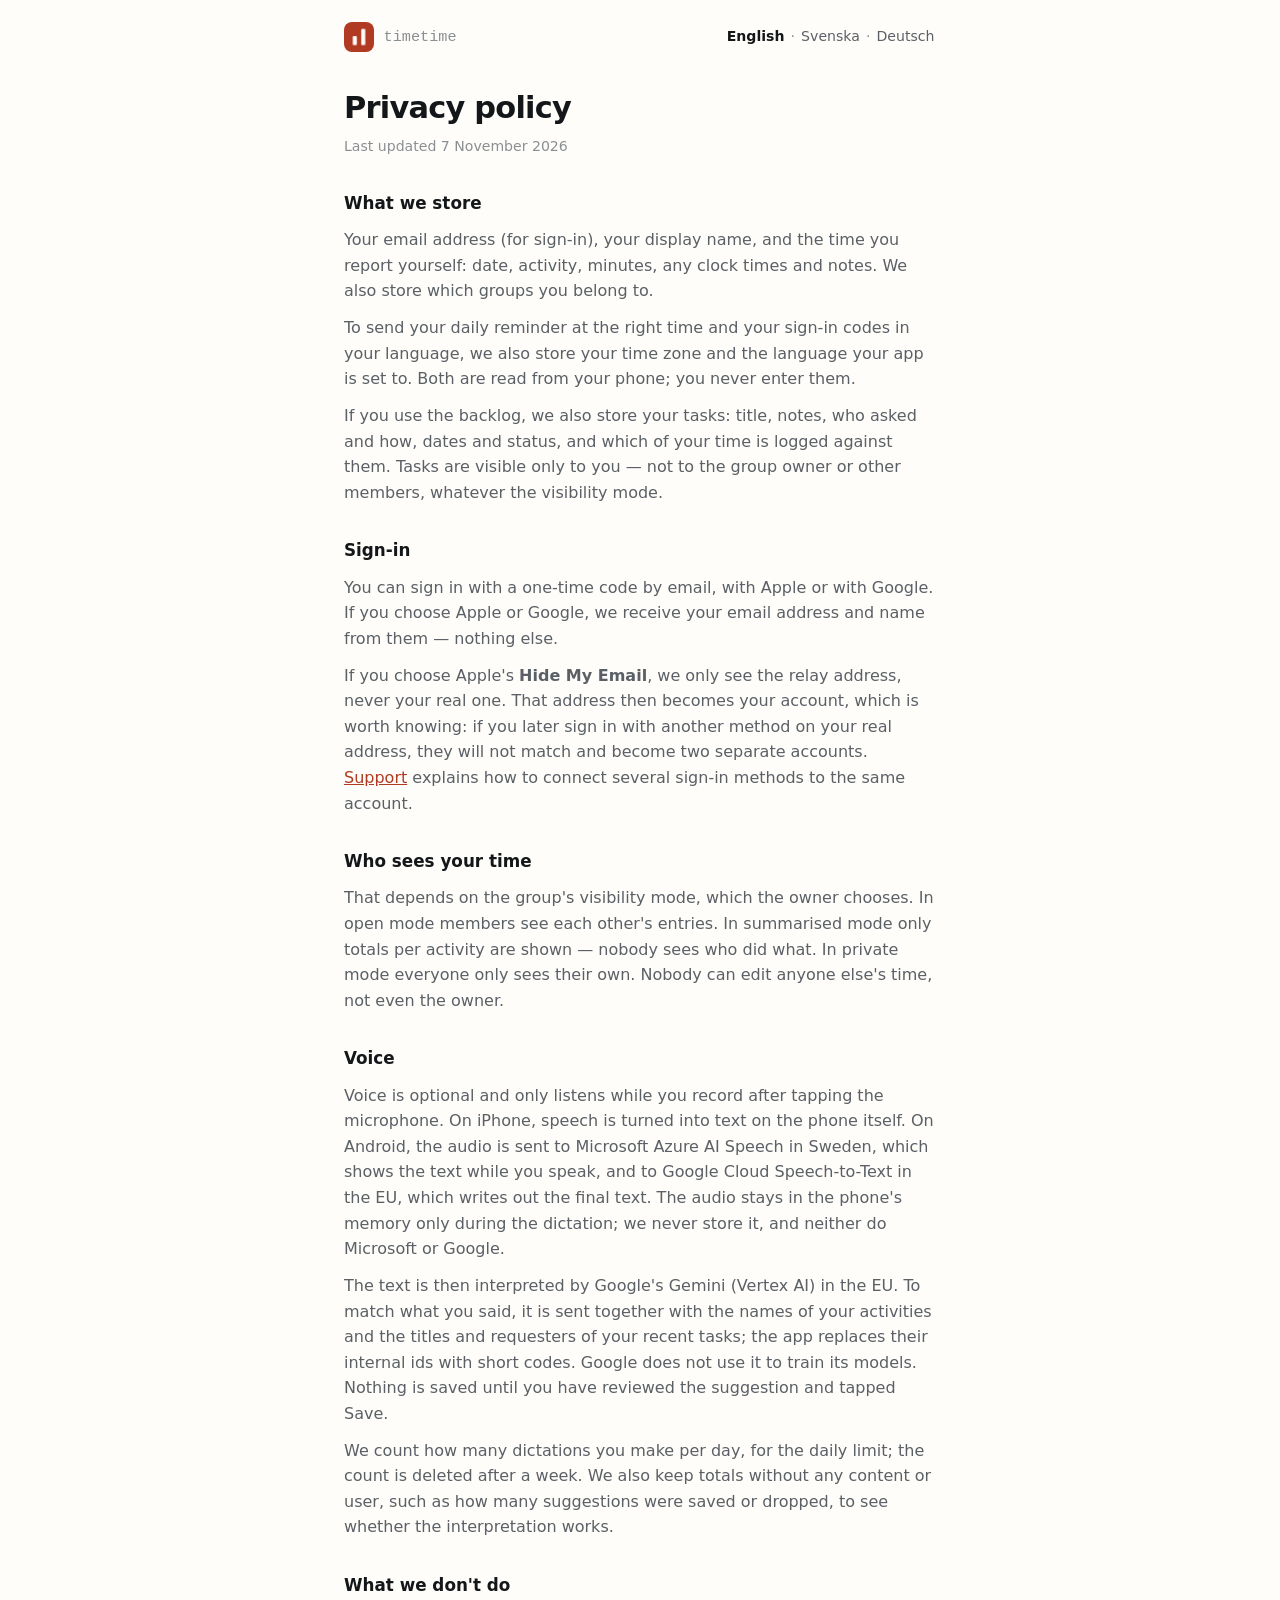
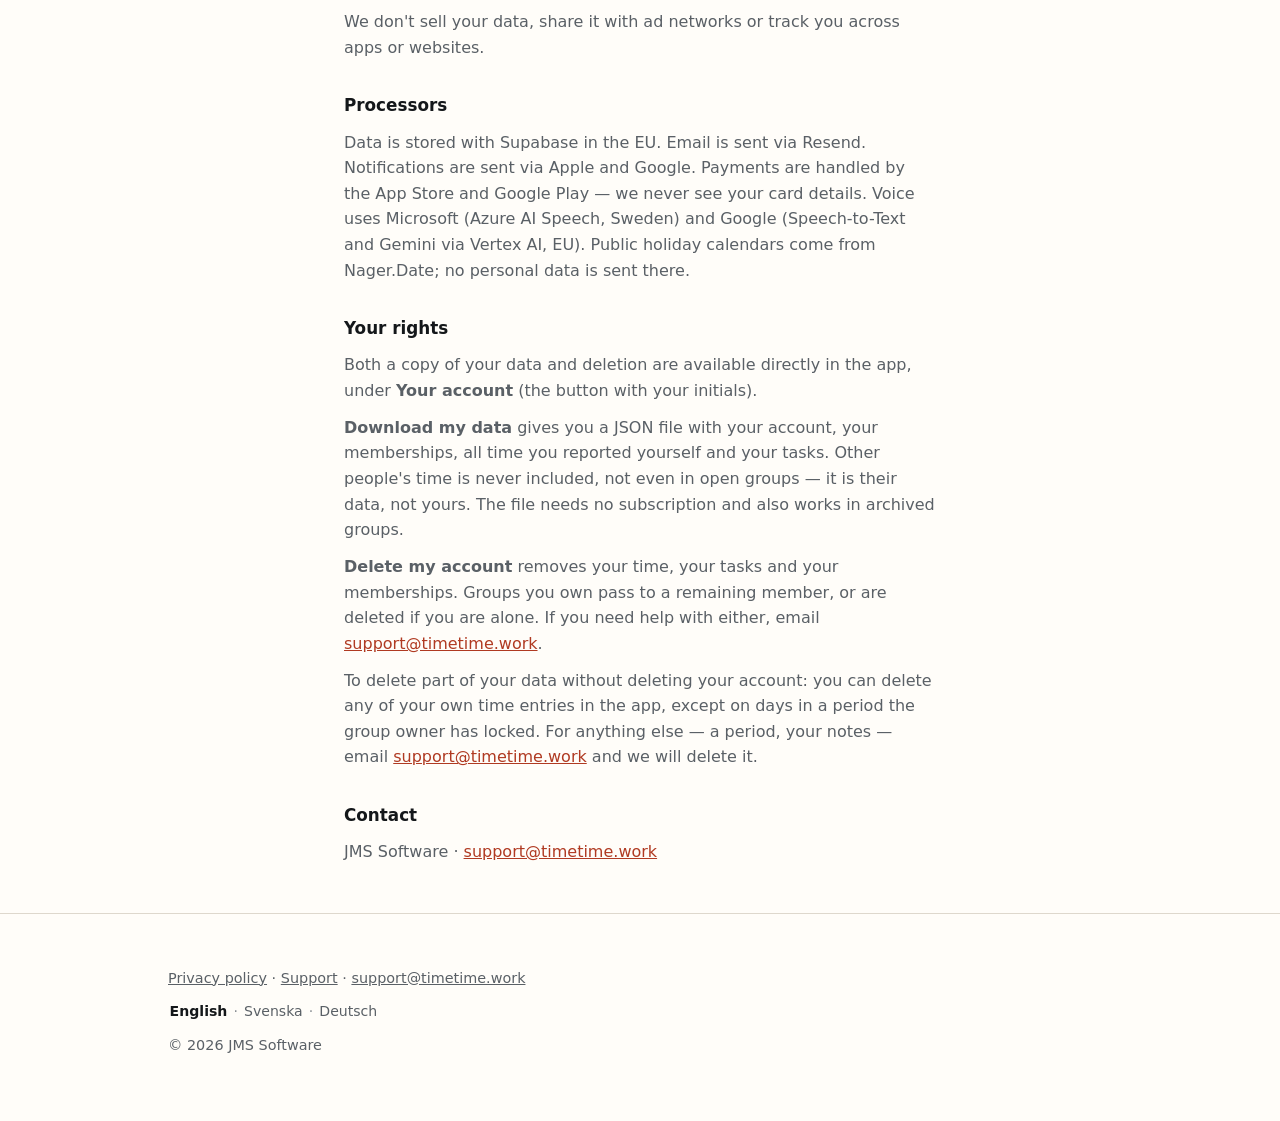
<file: privacy.html>
<!doctype html>
<html lang="en">
<head>
<meta charset="utf-8">
<meta name="viewport" content="width=device-width, initial-scale=1">
<title>Privacy policy — TimeTime</title>
<link rel="alternate" hreflang="en" href="https://timetime.work/privacy.html">
<link rel="alternate" hreflang="sv" href="https://timetime.work/sv/privacy.html">
<link rel="alternate" hreflang="de" href="https://timetime.work/de/privacy.html">
<link rel="alternate" hreflang="x-default" href="https://timetime.work/privacy.html">
<link rel="icon" href="/assets/icon.png">
<link rel="stylesheet" href="/assets/site.css?v=7b43fc1971">
</head>
<body class="doc"><div class="wrap narrow">
<header class="site">
  <a class="brand" href="/"><img src="/assets/icon.png" alt="">timetime</a>
  <nav class="langs" aria-label="Language"><a href="/privacy.html" hreflang="en" lang="en" aria-current="page">English</a> · <a href="/sv/privacy.html" hreflang="sv" lang="sv">Svenska</a> · <a href="/de/privacy.html" hreflang="de" lang="de">Deutsch</a></nav>
</header>
<h1>Privacy policy</h1>
<p class="muted">Last updated 7 November 2026</p>
<h2>What we store</h2><p>Your email address (for sign-in), your display name, and the time you report yourself: date, activity, minutes, any clock times and notes. We also store which groups you belong to.</p><p>To send your daily reminder at the right time and your sign-in codes in your language, we also store your time zone and the language your app is set to. Both are read from your phone; you never enter them.</p><p>If you use the backlog, we also store your tasks: title, notes, who asked and how, dates and status, and which of your time is logged against them. Tasks are visible only to you — not to the group owner or other members, whatever the visibility mode.</p>
<h2>Sign-in</h2><p>You can sign in with a one-time code by email, with Apple or with Google. If you choose Apple or Google, we receive your email address and name from them — nothing else.</p><p>If you choose Apple's <strong>Hide My Email</strong>, we only see the relay address, never your real one. That address then becomes your account, which is worth knowing: if you later sign in with another method on your real address, they will not match and become two separate accounts. <a href="/support.html">Support</a> explains how to connect several sign-in methods to the same account.</p>
<h2>Who sees your time</h2><p>That depends on the group's visibility mode, which the owner chooses. In open mode members see each other's entries. In summarised mode only totals per activity are shown — nobody sees who did what. In private mode everyone only sees their own. Nobody can edit anyone else's time, not even the owner.</p>
<h2 id="voice">Voice</h2><p>Voice is optional and only listens while you record after tapping the microphone. On iPhone, speech is turned into text on the phone itself. On Android, the audio is sent to Microsoft Azure AI Speech in Sweden, which shows the text while you speak, and to Google Cloud Speech-to-Text in the EU, which writes out the final text. The audio stays in the phone's memory only during the dictation; we never store it, and neither do Microsoft or Google.</p><p>The text is then interpreted by Google's Gemini (Vertex AI) in the EU. To match what you said, it is sent together with the names of your activities and the titles and requesters of your recent tasks; the app replaces their internal ids with short codes. Google does not use it to train its models. Nothing is saved until you have reviewed the suggestion and tapped Save.</p><p>We count how many dictations you make per day, for the daily limit; the count is deleted after a week. We also keep totals without any content or user, such as how many suggestions were saved or dropped, to see whether the interpretation works.</p>
<h2>What we don't do</h2><p>We don't sell your data, share it with ad networks or track you across apps or websites.</p>
<h2>Processors</h2><p>Data is stored with Supabase in the EU. Email is sent via Resend. Notifications are sent via Apple and Google. Payments are handled by the App Store and Google Play — we never see your card details. Voice uses Microsoft (Azure AI Speech, Sweden) and Google (Speech-to-Text and Gemini via Vertex AI, EU). Public holiday calendars come from Nager.Date; no personal data is sent there.</p>
<h2 id="delete">Your rights</h2><p>Both a copy of your data and deletion are available directly in the app, under <strong>Your account</strong> (the button with your initials).</p><p><strong>Download my data</strong> gives you a JSON file with your account, your memberships, all time you reported yourself and your tasks. Other people's time is never included, not even in open groups — it is their data, not yours. The file needs no subscription and also works in archived groups.</p><p><strong>Delete my account</strong> removes your time, your tasks and your memberships. Groups you own pass to a remaining member, or are deleted if you are alone. If you need help with either, email <a href="mailto:support@timetime.work">support@timetime.work</a>.</p><p>To delete part of your data without deleting your account: you can delete any of your own time entries in the app, except on days in a period the group owner has locked. For anything else — a period, your notes — email <a href="mailto:support@timetime.work">support@timetime.work</a> and we will delete it.</p>
<h2>Contact</h2><p>JMS Software · <a href="mailto:support@timetime.work">support@timetime.work</a></p>
</div>
<footer><div class="wrap">
  <p><a href="/privacy.html">Privacy policy</a> ·
     <a href="/support.html">Support</a> ·
     <a href="mailto:support@timetime.work">support@timetime.work</a></p>
  <p class="langline"><nav class="langs" aria-label="Language"><a href="/privacy.html" hreflang="en" lang="en" aria-current="page">English</a> · <a href="/sv/privacy.html" hreflang="sv" lang="sv">Svenska</a> · <a href="/de/privacy.html" hreflang="de" lang="de">Deutsch</a></nav></p>
  <p>© 2026 JMS Software</p>
</div></footer>
<script>
document.querySelectorAll(".langs a").forEach(function (a) {
  a.addEventListener("click", function () {
    try { localStorage.setItem("timetime-lang", a.getAttribute("hreflang")); } catch (e) {}
  });
});
</script><script>
(function () {
  var saved = null;
  try { saved = localStorage.getItem("timetime-lang"); } catch (e) {}
  var want = saved || (navigator.language || "").slice(0, 2).toLowerCase();
  if (want === "sv" || want === "de") {
    location.replace("/" + want + "/" + location.pathname.replace(/^\//, "") + location.hash);
  }
})();
</script>
</body></html>
</file>
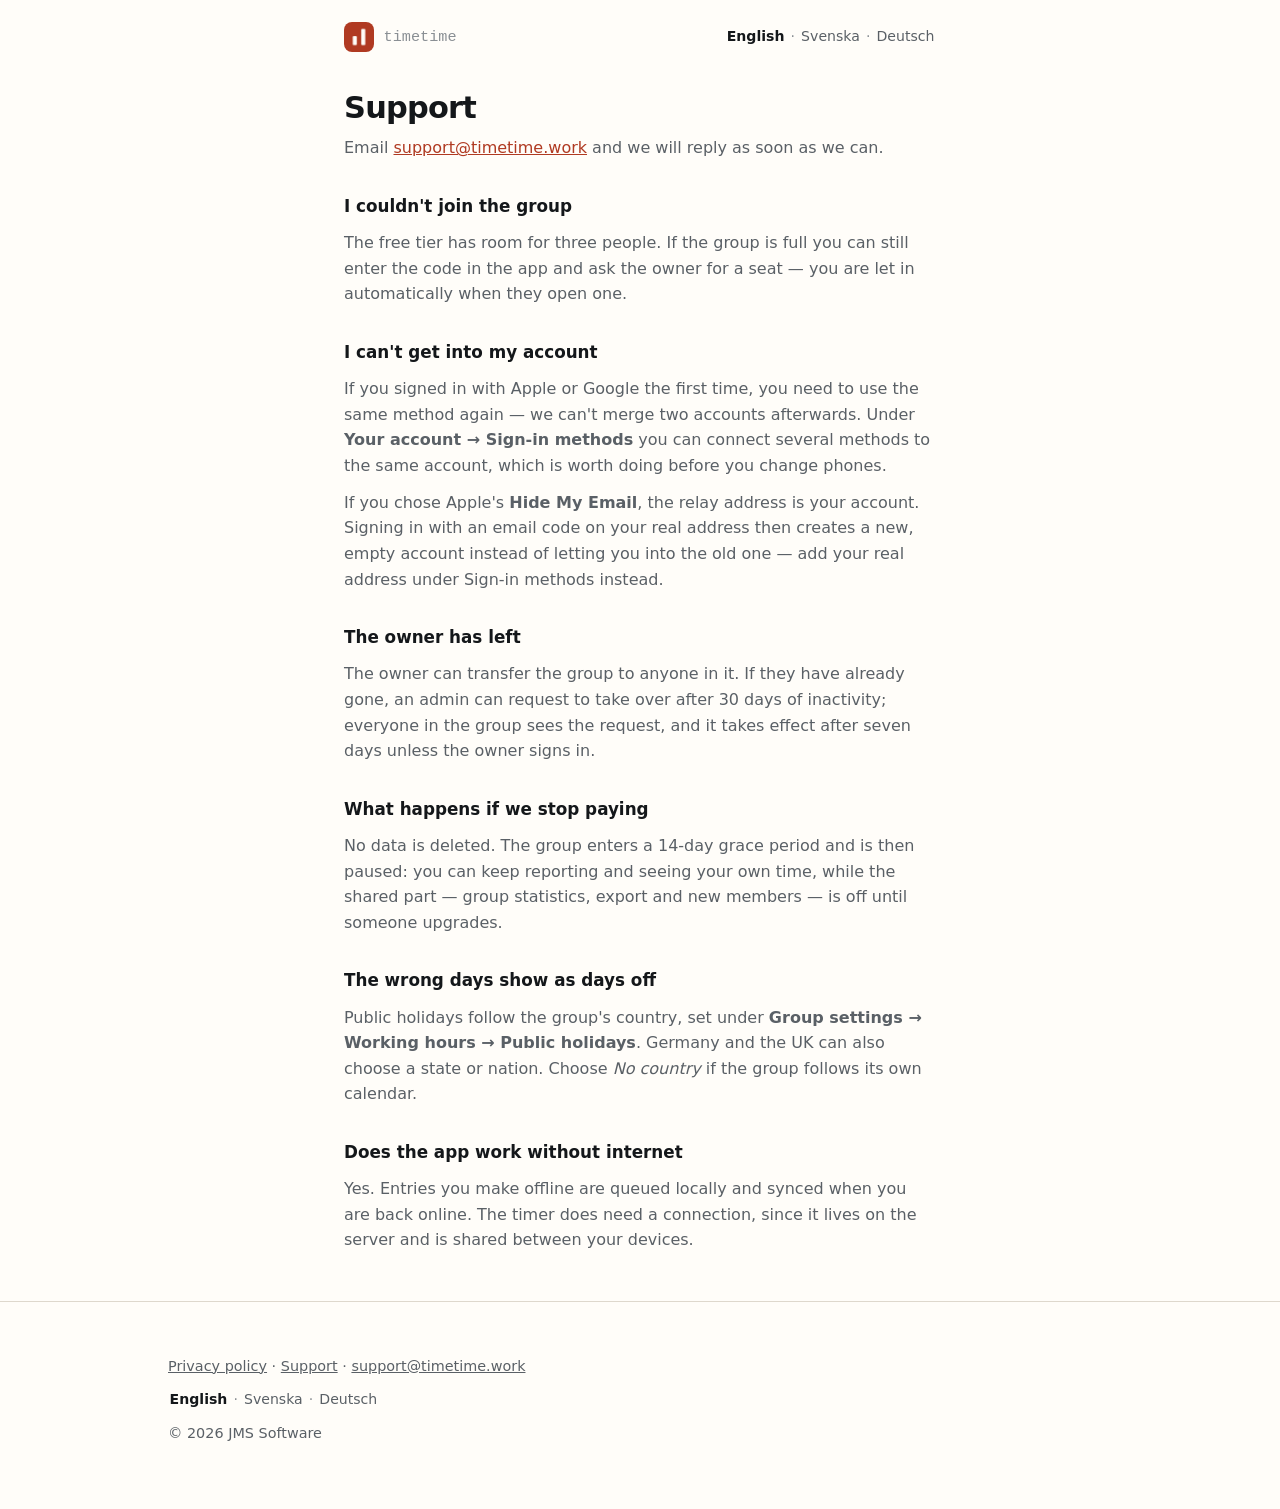
<file: support.html>
<!doctype html>
<html lang="en">
<head>
<meta charset="utf-8">
<meta name="viewport" content="width=device-width, initial-scale=1">
<title>Support — TimeTime</title>
<link rel="alternate" hreflang="en" href="https://timetime.work/support.html">
<link rel="alternate" hreflang="sv" href="https://timetime.work/sv/support.html">
<link rel="alternate" hreflang="de" href="https://timetime.work/de/support.html">
<link rel="alternate" hreflang="x-default" href="https://timetime.work/support.html">
<link rel="icon" href="/assets/icon.png">
<link rel="stylesheet" href="/assets/site.css?v=7b43fc1971">
</head>
<body class="doc"><div class="wrap narrow">
<header class="site">
  <a class="brand" href="/"><img src="/assets/icon.png" alt="">timetime</a>
  <nav class="langs" aria-label="Language"><a href="/support.html" hreflang="en" lang="en" aria-current="page">English</a> · <a href="/sv/support.html" hreflang="sv" lang="sv">Svenska</a> · <a href="/de/support.html" hreflang="de" lang="de">Deutsch</a></nav>
</header>
<h1>Support</h1>
<p>Email <a href="mailto:support@timetime.work">support@timetime.work</a> and we will reply as soon as we can.</p><h2>I couldn't join the group</h2><p>The free tier has room for three people. If the group is full you can still enter the code in the app and ask the owner for a seat — you are let in automatically when they open one.</p><h2>I can't get into my account</h2><p>If you signed in with Apple or Google the first time, you need to use the same method again — we can't merge two accounts afterwards. Under <strong>Your account → Sign-in methods</strong> you can connect several methods to the same account, which is worth doing before you change phones.</p><p>If you chose Apple's <strong>Hide My Email</strong>, the relay address is your account. Signing in with an email code on your real address then creates a new, empty account instead of letting you into the old one — add your real address under Sign-in methods instead.</p><h2>The owner has left</h2><p>The owner can transfer the group to anyone in it. If they have already gone, an admin can request to take over after 30 days of inactivity; everyone in the group sees the request, and it takes effect after seven days unless the owner signs in.</p><h2>What happens if we stop paying</h2><p>No data is deleted. The group enters a 14-day grace period and is then paused: you can keep reporting and seeing your own time, while the shared part — group statistics, export and new members — is off until someone upgrades.</p><h2>The wrong days show as days off</h2><p>Public holidays follow the group's country, set under <strong>Group settings → Working hours → Public holidays</strong>. Germany and the UK can also choose a state or nation. Choose <em>No country</em> if the group follows its own calendar.</p><h2>Does the app work without internet</h2><p>Yes. Entries you make offline are queued locally and synced when you are back online. The timer does need a connection, since it lives on the server and is shared between your devices.</p>
</div>
<footer><div class="wrap">
  <p><a href="/privacy.html">Privacy policy</a> ·
     <a href="/support.html">Support</a> ·
     <a href="mailto:support@timetime.work">support@timetime.work</a></p>
  <p class="langline"><nav class="langs" aria-label="Language"><a href="/support.html" hreflang="en" lang="en" aria-current="page">English</a> · <a href="/sv/support.html" hreflang="sv" lang="sv">Svenska</a> · <a href="/de/support.html" hreflang="de" lang="de">Deutsch</a></nav></p>
  <p>© 2026 JMS Software</p>
</div></footer>
<script>
document.querySelectorAll(".langs a").forEach(function (a) {
  a.addEventListener("click", function () {
    try { localStorage.setItem("timetime-lang", a.getAttribute("hreflang")); } catch (e) {}
  });
});
</script><script>
(function () {
  var saved = null;
  try { saved = localStorage.getItem("timetime-lang"); } catch (e) {}
  var want = saved || (navigator.language || "").slice(0, 2).toLowerCase();
  if (want === "sv" || want === "de") {
    location.replace("/" + want + "/" + location.pathname.replace(/^\//, "") + location.hash);
  }
})();
</script>
</body></html>
</file>
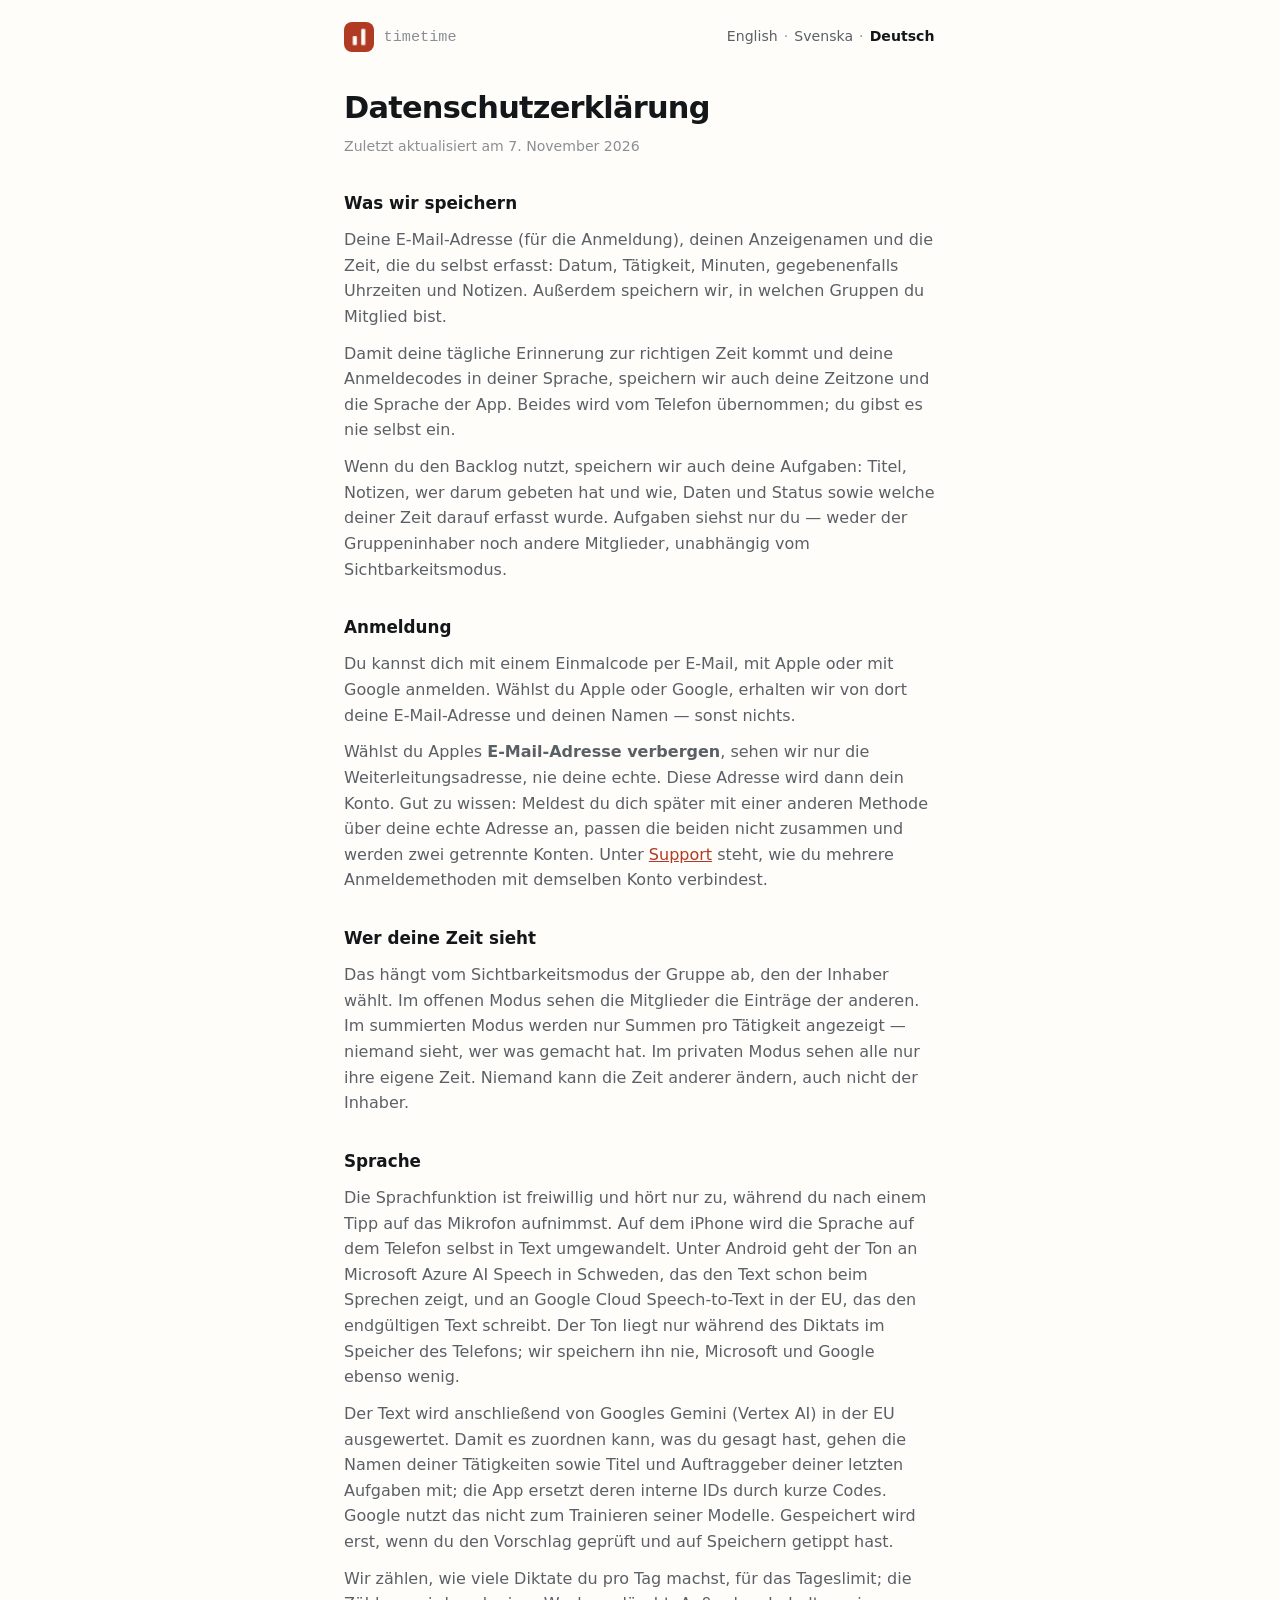
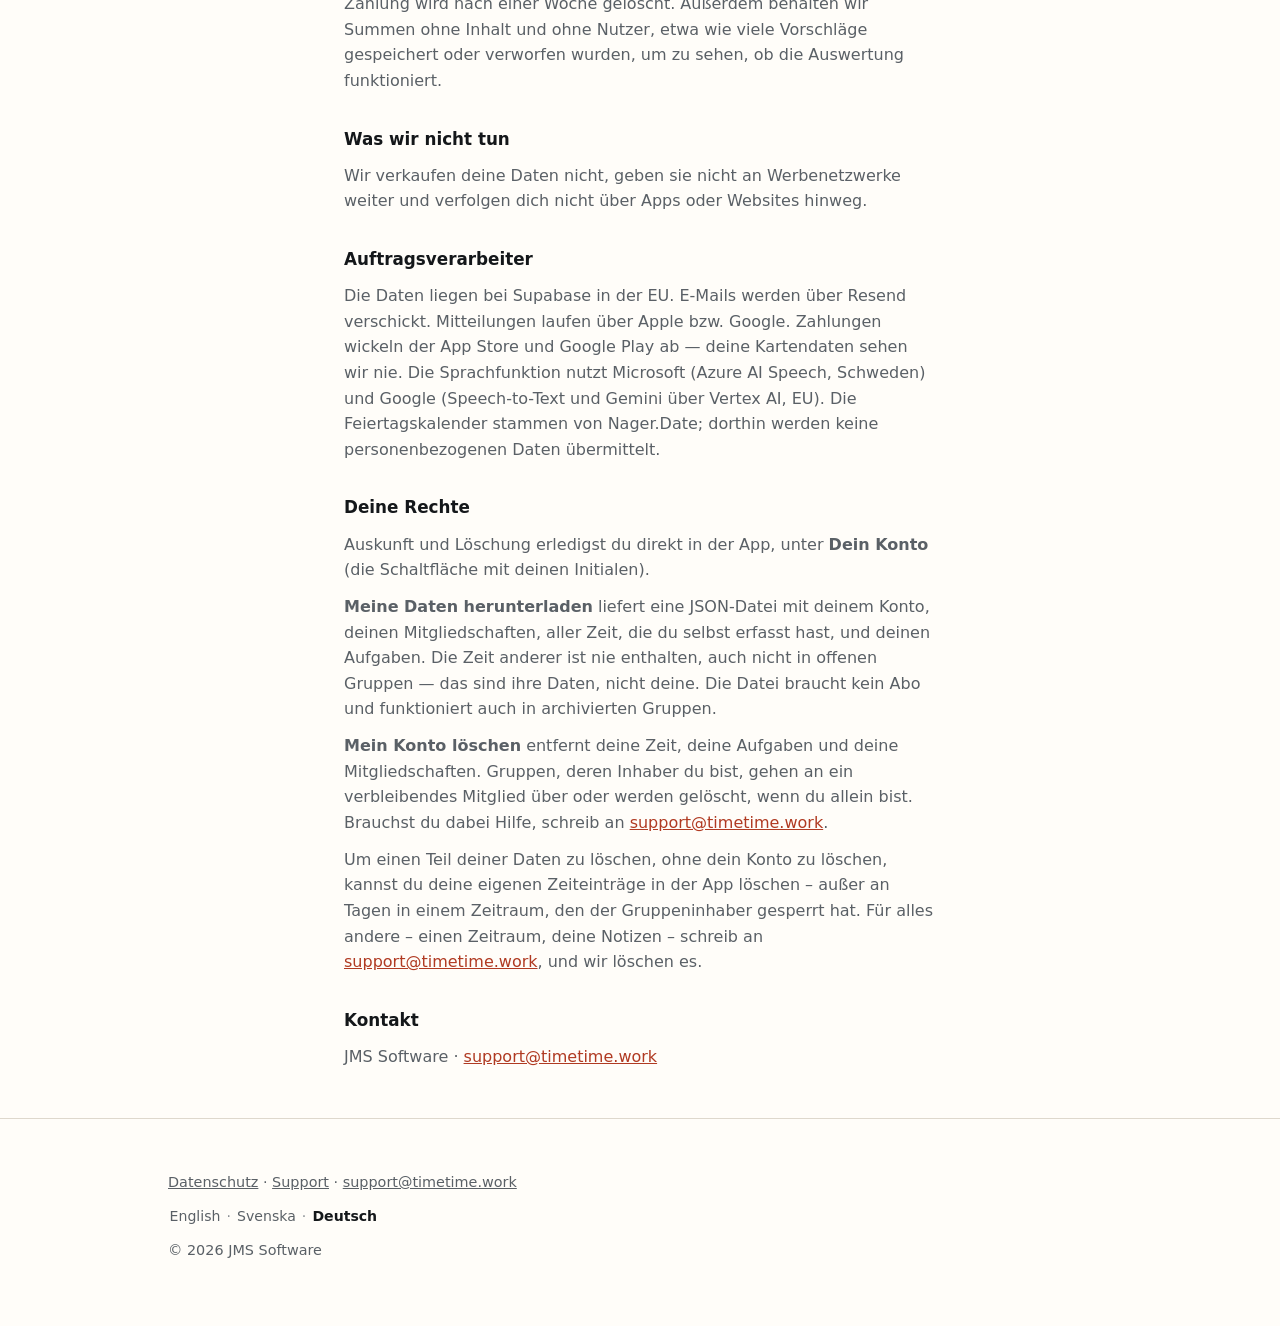
<file: de/privacy.html>
<!doctype html>
<html lang="de">
<head>
<meta charset="utf-8">
<meta name="viewport" content="width=device-width, initial-scale=1">
<title>Datenschutzerklärung — TimeTime</title>
<link rel="alternate" hreflang="en" href="https://timetime.work/privacy.html">
<link rel="alternate" hreflang="sv" href="https://timetime.work/sv/privacy.html">
<link rel="alternate" hreflang="de" href="https://timetime.work/de/privacy.html">
<link rel="alternate" hreflang="x-default" href="https://timetime.work/privacy.html">
<link rel="icon" href="/assets/icon.png">
<link rel="stylesheet" href="/assets/site.css?v=7b43fc1971">
</head>
<body class="doc"><div class="wrap narrow">
<header class="site">
  <a class="brand" href="/de/"><img src="/assets/icon.png" alt="">timetime</a>
  <nav class="langs" aria-label="Sprache"><a href="/privacy.html" hreflang="en" lang="en">English</a> · <a href="/sv/privacy.html" hreflang="sv" lang="sv">Svenska</a> · <a href="/de/privacy.html" hreflang="de" lang="de" aria-current="page">Deutsch</a></nav>
</header>
<h1>Datenschutzerklärung</h1>
<p class="muted">Zuletzt aktualisiert am 7. November 2026</p>
<h2>Was wir speichern</h2><p>Deine E-Mail-Adresse (für die Anmeldung), deinen Anzeigenamen und die Zeit, die du selbst erfasst: Datum, Tätigkeit, Minuten, gegebenenfalls Uhrzeiten und Notizen. Außerdem speichern wir, in welchen Gruppen du Mitglied bist.</p><p>Damit deine tägliche Erinnerung zur richtigen Zeit kommt und deine Anmeldecodes in deiner Sprache, speichern wir auch deine Zeitzone und die Sprache der App. Beides wird vom Telefon übernommen; du gibst es nie selbst ein.</p><p>Wenn du den Backlog nutzt, speichern wir auch deine Aufgaben: Titel, Notizen, wer darum gebeten hat und wie, Daten und Status sowie welche deiner Zeit darauf erfasst wurde. Aufgaben siehst nur du — weder der Gruppeninhaber noch andere Mitglieder, unabhängig vom Sichtbarkeitsmodus.</p>
<h2>Anmeldung</h2><p>Du kannst dich mit einem Einmalcode per E-Mail, mit Apple oder mit Google anmelden. Wählst du Apple oder Google, erhalten wir von dort deine E-Mail-Adresse und deinen Namen — sonst nichts.</p><p>Wählst du Apples <strong>E-Mail-Adresse verbergen</strong>, sehen wir nur die Weiterleitungsadresse, nie deine echte. Diese Adresse wird dann dein Konto. Gut zu wissen: Meldest du dich später mit einer anderen Methode über deine echte Adresse an, passen die beiden nicht zusammen und werden zwei getrennte Konten. Unter <a href="/de/support.html">Support</a> steht, wie du mehrere Anmeldemethoden mit demselben Konto verbindest.</p>
<h2>Wer deine Zeit sieht</h2><p>Das hängt vom Sichtbarkeitsmodus der Gruppe ab, den der Inhaber wählt. Im offenen Modus sehen die Mitglieder die Einträge der anderen. Im summierten Modus werden nur Summen pro Tätigkeit angezeigt — niemand sieht, wer was gemacht hat. Im privaten Modus sehen alle nur ihre eigene Zeit. Niemand kann die Zeit anderer ändern, auch nicht der Inhaber.</p>
<h2 id="voice">Sprache</h2><p>Die Sprachfunktion ist freiwillig und hört nur zu, während du nach einem Tipp auf das Mikrofon aufnimmst. Auf dem iPhone wird die Sprache auf dem Telefon selbst in Text umgewandelt. Unter Android geht der Ton an Microsoft Azure AI Speech in Schweden, das den Text schon beim Sprechen zeigt, und an Google Cloud Speech-to-Text in der EU, das den endgültigen Text schreibt. Der Ton liegt nur während des Diktats im Speicher des Telefons; wir speichern ihn nie, Microsoft und Google ebenso wenig.</p><p>Der Text wird anschließend von Googles Gemini (Vertex AI) in der EU ausgewertet. Damit es zuordnen kann, was du gesagt hast, gehen die Namen deiner Tätigkeiten sowie Titel und Auftraggeber deiner letzten Aufgaben mit; die App ersetzt deren interne IDs durch kurze Codes. Google nutzt das nicht zum Trainieren seiner Modelle. Gespeichert wird erst, wenn du den Vorschlag geprüft und auf Speichern getippt hast.</p><p>Wir zählen, wie viele Diktate du pro Tag machst, für das Tageslimit; die Zählung wird nach einer Woche gelöscht. Außerdem behalten wir Summen ohne Inhalt und ohne Nutzer, etwa wie viele Vorschläge gespeichert oder verworfen wurden, um zu sehen, ob die Auswertung funktioniert.</p>
<h2>Was wir nicht tun</h2><p>Wir verkaufen deine Daten nicht, geben sie nicht an Werbenetzwerke weiter und verfolgen dich nicht über Apps oder Websites hinweg.</p>
<h2>Auftragsverarbeiter</h2><p>Die Daten liegen bei Supabase in der EU. E-Mails werden über Resend verschickt. Mitteilungen laufen über Apple bzw. Google. Zahlungen wickeln der App Store und Google Play ab — deine Kartendaten sehen wir nie. Die Sprachfunktion nutzt Microsoft (Azure AI Speech, Schweden) und Google (Speech-to-Text und Gemini über Vertex AI, EU). Die Feiertagskalender stammen von Nager.Date; dorthin werden keine personenbezogenen Daten übermittelt.</p>
<h2 id="delete">Deine Rechte</h2><p>Auskunft und Löschung erledigst du direkt in der App, unter <strong>Dein Konto</strong> (die Schaltfläche mit deinen Initialen).</p><p><strong>Meine Daten herunterladen</strong> liefert eine JSON-Datei mit deinem Konto, deinen Mitgliedschaften, aller Zeit, die du selbst erfasst hast, und deinen Aufgaben. Die Zeit anderer ist nie enthalten, auch nicht in offenen Gruppen — das sind ihre Daten, nicht deine. Die Datei braucht kein Abo und funktioniert auch in archivierten Gruppen.</p><p><strong>Mein Konto löschen</strong> entfernt deine Zeit, deine Aufgaben und deine Mitgliedschaften. Gruppen, deren Inhaber du bist, gehen an ein verbleibendes Mitglied über oder werden gelöscht, wenn du allein bist. Brauchst du dabei Hilfe, schreib an <a href="mailto:support@timetime.work">support@timetime.work</a>.</p><p>Um einen Teil deiner Daten zu löschen, ohne dein Konto zu löschen, kannst du deine eigenen Zeiteinträge in der App löschen – außer an Tagen in einem Zeitraum, den der Gruppeninhaber gesperrt hat. Für alles andere – einen Zeitraum, deine Notizen – schreib an <a href="mailto:support@timetime.work">support@timetime.work</a>, und wir löschen es.</p>
<h2>Kontakt</h2><p>JMS Software · <a href="mailto:support@timetime.work">support@timetime.work</a></p>
</div>
<footer><div class="wrap">
  <p><a href="/de/privacy.html">Datenschutz</a> ·
     <a href="/de/support.html">Support</a> ·
     <a href="mailto:support@timetime.work">support@timetime.work</a></p>
  <p class="langline"><nav class="langs" aria-label="Sprache"><a href="/privacy.html" hreflang="en" lang="en">English</a> · <a href="/sv/privacy.html" hreflang="sv" lang="sv">Svenska</a> · <a href="/de/privacy.html" hreflang="de" lang="de" aria-current="page">Deutsch</a></nav></p>
  <p>© 2026 JMS Software</p>
</div></footer>
<script>
document.querySelectorAll(".langs a").forEach(function (a) {
  a.addEventListener("click", function () {
    try { localStorage.setItem("timetime-lang", a.getAttribute("hreflang")); } catch (e) {}
  });
});
</script>
</body></html>
</file>
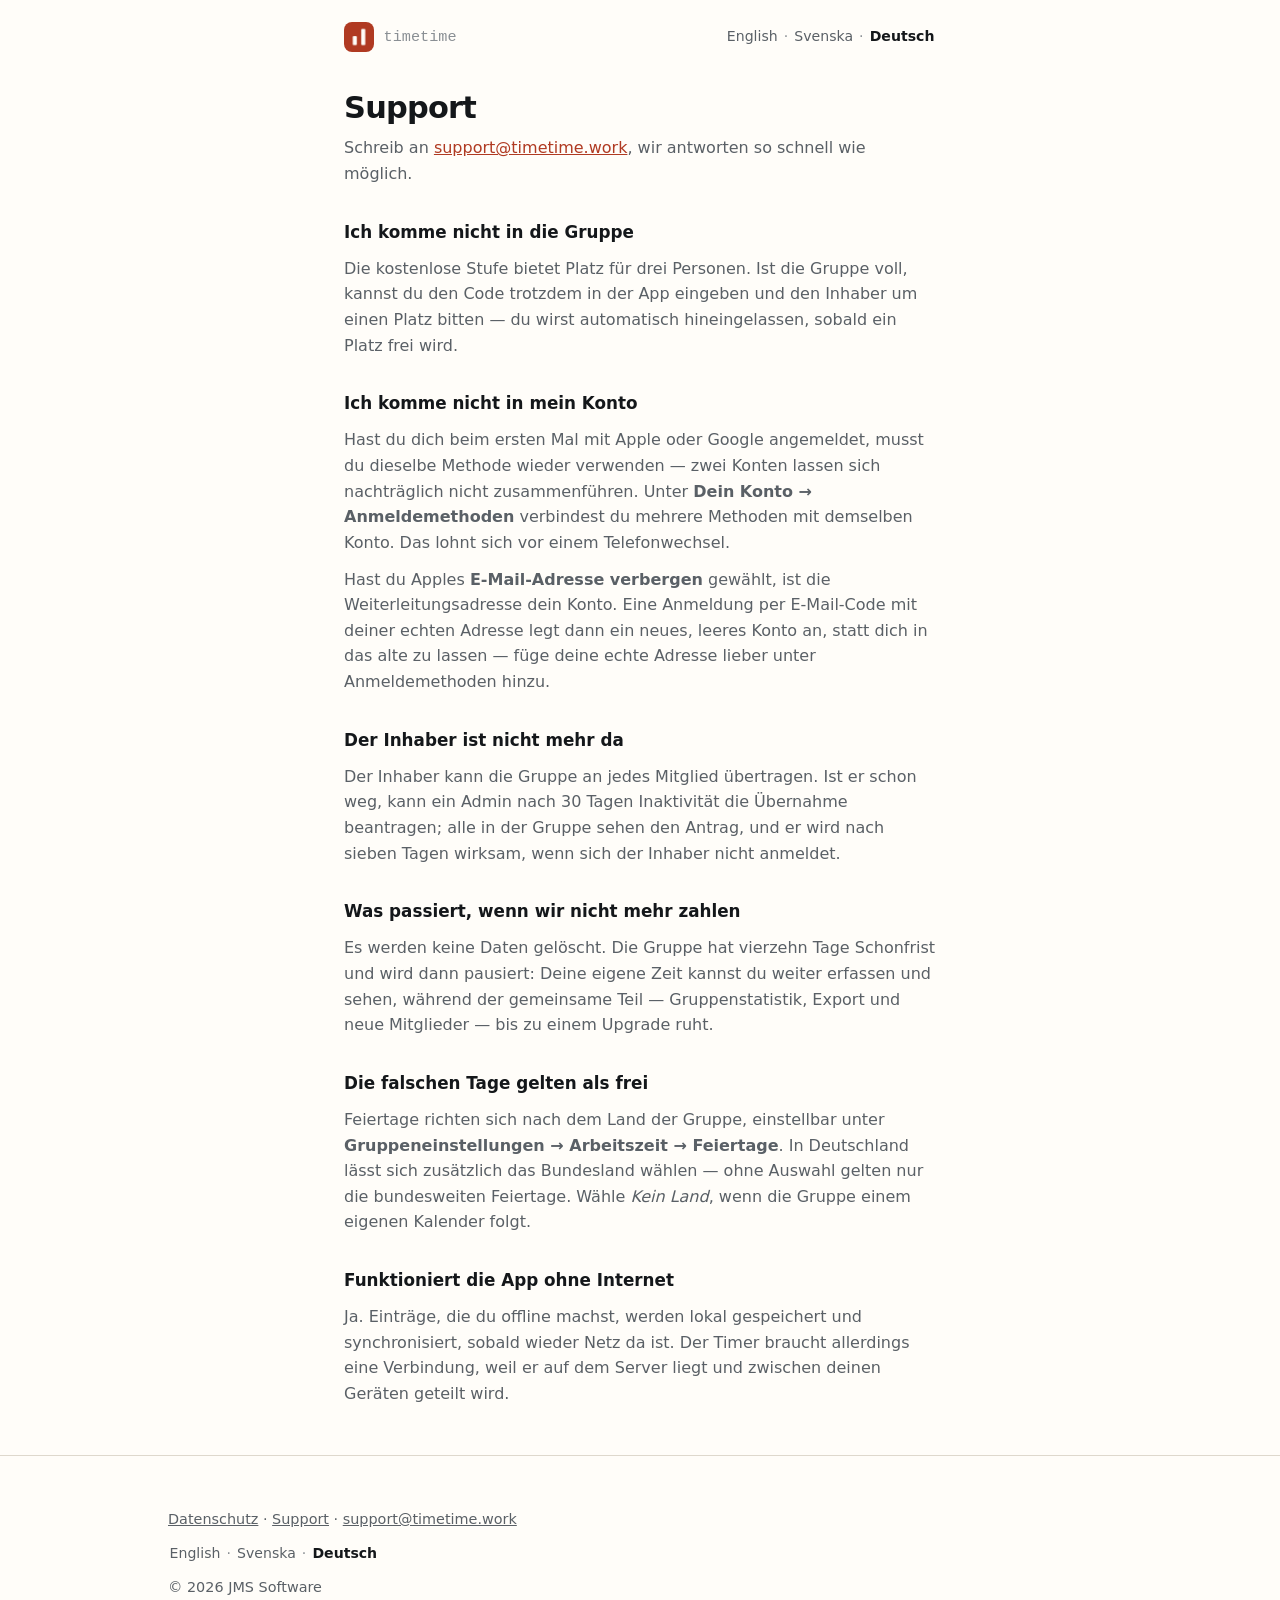
<file: de/support.html>
<!doctype html>
<html lang="de">
<head>
<meta charset="utf-8">
<meta name="viewport" content="width=device-width, initial-scale=1">
<title>Support — TimeTime</title>
<link rel="alternate" hreflang="en" href="https://timetime.work/support.html">
<link rel="alternate" hreflang="sv" href="https://timetime.work/sv/support.html">
<link rel="alternate" hreflang="de" href="https://timetime.work/de/support.html">
<link rel="alternate" hreflang="x-default" href="https://timetime.work/support.html">
<link rel="icon" href="/assets/icon.png">
<link rel="stylesheet" href="/assets/site.css?v=7b43fc1971">
</head>
<body class="doc"><div class="wrap narrow">
<header class="site">
  <a class="brand" href="/de/"><img src="/assets/icon.png" alt="">timetime</a>
  <nav class="langs" aria-label="Sprache"><a href="/support.html" hreflang="en" lang="en">English</a> · <a href="/sv/support.html" hreflang="sv" lang="sv">Svenska</a> · <a href="/de/support.html" hreflang="de" lang="de" aria-current="page">Deutsch</a></nav>
</header>
<h1>Support</h1>
<p>Schreib an <a href="mailto:support@timetime.work">support@timetime.work</a>, wir antworten so schnell wie möglich.</p><h2>Ich komme nicht in die Gruppe</h2><p>Die kostenlose Stufe bietet Platz für drei Personen. Ist die Gruppe voll, kannst du den Code trotzdem in der App eingeben und den Inhaber um einen Platz bitten — du wirst automatisch hineingelassen, sobald ein Platz frei wird.</p><h2>Ich komme nicht in mein Konto</h2><p>Hast du dich beim ersten Mal mit Apple oder Google angemeldet, musst du dieselbe Methode wieder verwenden — zwei Konten lassen sich nachträglich nicht zusammenführen. Unter <strong>Dein Konto → Anmeldemethoden</strong> verbindest du mehrere Methoden mit demselben Konto. Das lohnt sich vor einem Telefonwechsel.</p><p>Hast du Apples <strong>E-Mail-Adresse verbergen</strong> gewählt, ist die Weiterleitungsadresse dein Konto. Eine Anmeldung per E-Mail-Code mit deiner echten Adresse legt dann ein neues, leeres Konto an, statt dich in das alte zu lassen — füge deine echte Adresse lieber unter Anmeldemethoden hinzu.</p><h2>Der Inhaber ist nicht mehr da</h2><p>Der Inhaber kann die Gruppe an jedes Mitglied übertragen. Ist er schon weg, kann ein Admin nach 30 Tagen Inaktivität die Übernahme beantragen; alle in der Gruppe sehen den Antrag, und er wird nach sieben Tagen wirksam, wenn sich der Inhaber nicht anmeldet.</p><h2>Was passiert, wenn wir nicht mehr zahlen</h2><p>Es werden keine Daten gelöscht. Die Gruppe hat vierzehn Tage Schonfrist und wird dann pausiert: Deine eigene Zeit kannst du weiter erfassen und sehen, während der gemeinsame Teil — Gruppenstatistik, Export und neue Mitglieder — bis zu einem Upgrade ruht.</p><h2>Die falschen Tage gelten als frei</h2><p>Feiertage richten sich nach dem Land der Gruppe, einstellbar unter <strong>Gruppeneinstellungen → Arbeitszeit → Feiertage</strong>. In Deutschland lässt sich zusätzlich das Bundesland wählen — ohne Auswahl gelten nur die bundesweiten Feiertage. Wähle <em>Kein Land</em>, wenn die Gruppe einem eigenen Kalender folgt.</p><h2>Funktioniert die App ohne Internet</h2><p>Ja. Einträge, die du offline machst, werden lokal gespeichert und synchronisiert, sobald wieder Netz da ist. Der Timer braucht allerdings eine Verbindung, weil er auf dem Server liegt und zwischen deinen Geräten geteilt wird.</p>
</div>
<footer><div class="wrap">
  <p><a href="/de/privacy.html">Datenschutz</a> ·
     <a href="/de/support.html">Support</a> ·
     <a href="mailto:support@timetime.work">support@timetime.work</a></p>
  <p class="langline"><nav class="langs" aria-label="Sprache"><a href="/support.html" hreflang="en" lang="en">English</a> · <a href="/sv/support.html" hreflang="sv" lang="sv">Svenska</a> · <a href="/de/support.html" hreflang="de" lang="de" aria-current="page">Deutsch</a></nav></p>
  <p>© 2026 JMS Software</p>
</div></footer>
<script>
document.querySelectorAll(".langs a").forEach(function (a) {
  a.addEventListener("click", function () {
    try { localStorage.setItem("timetime-lang", a.getAttribute("hreflang")); } catch (e) {}
  });
});
</script>
</body></html>
</file>
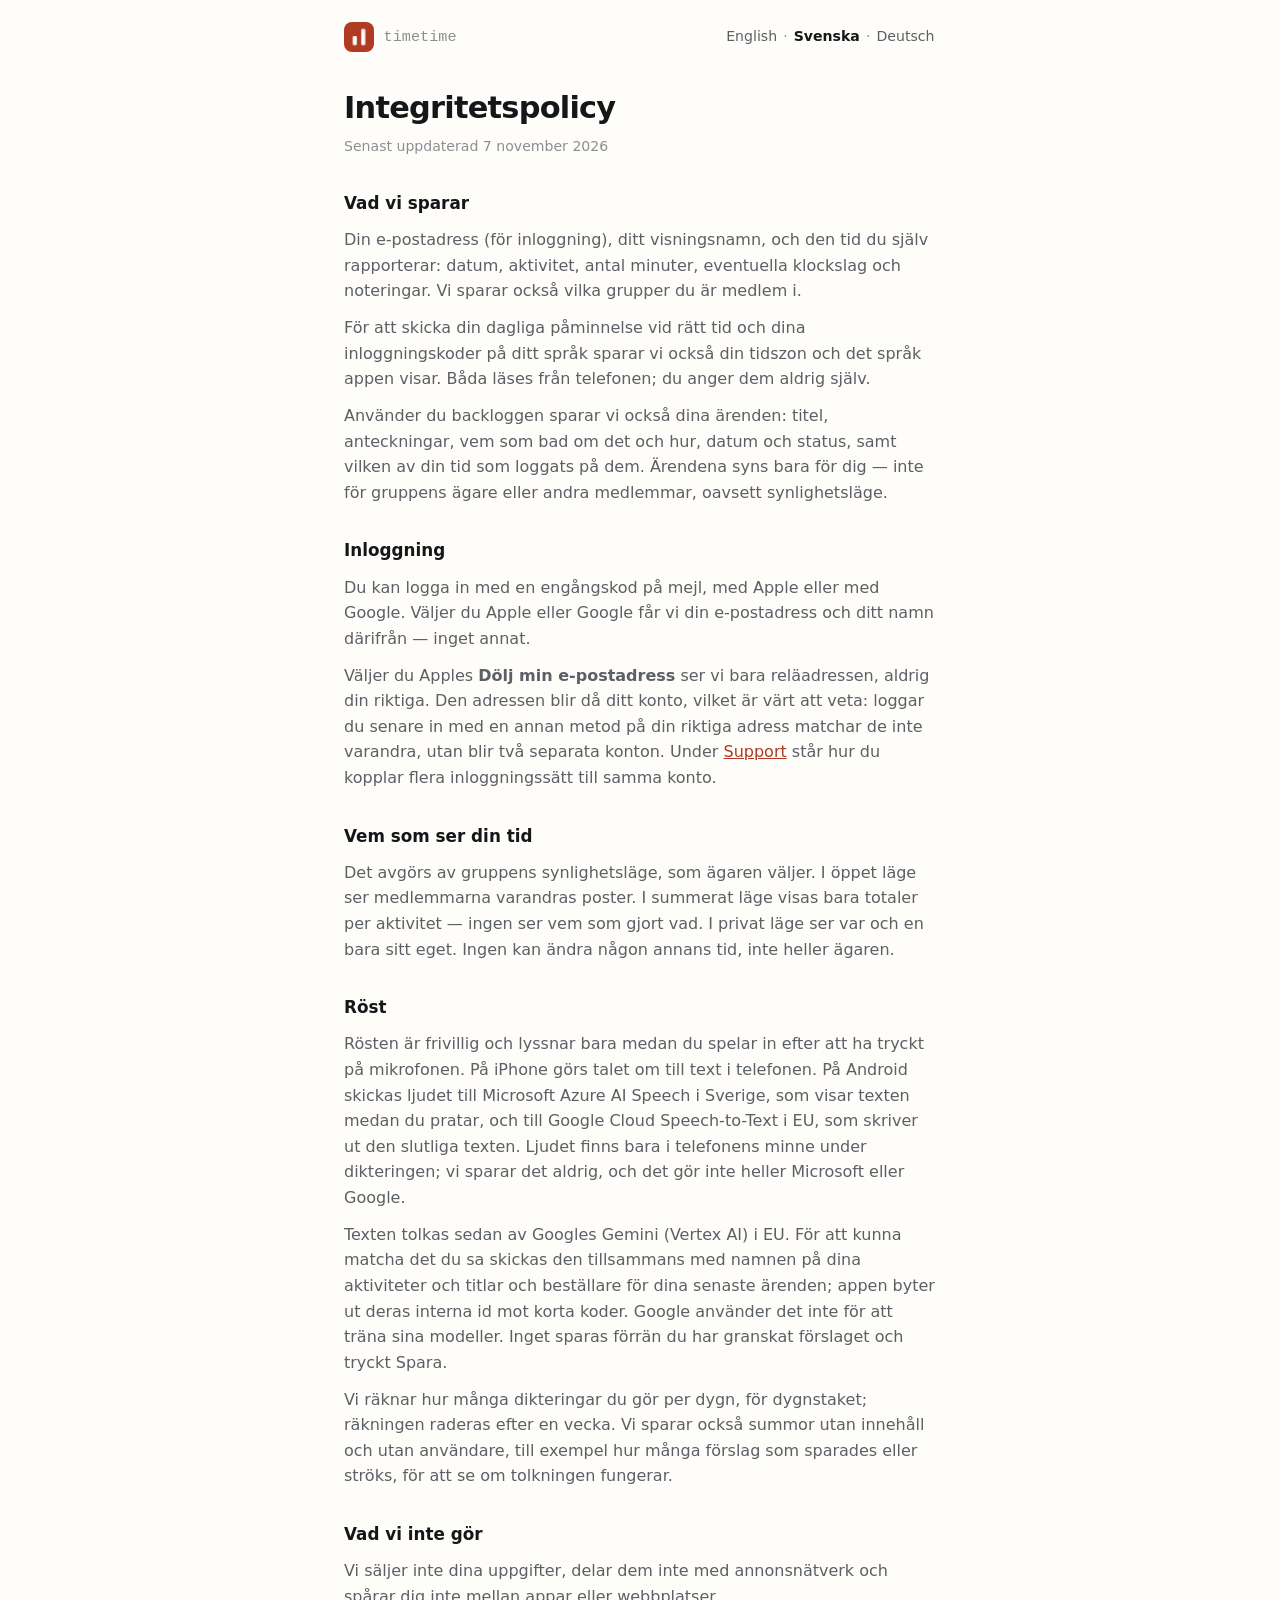
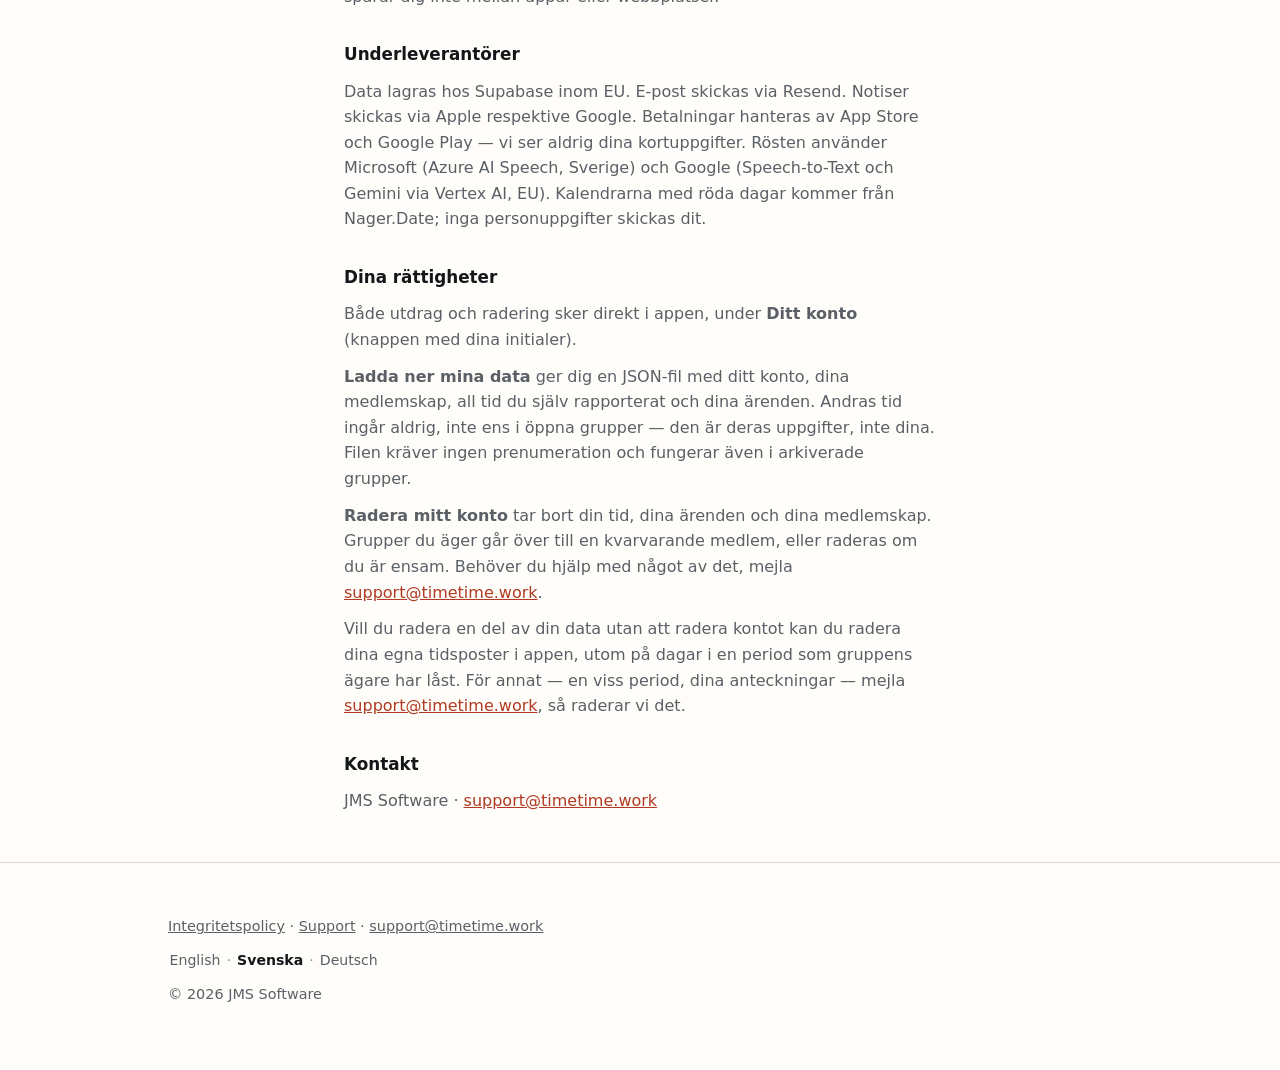
<file: sv/privacy.html>
<!doctype html>
<html lang="sv">
<head>
<meta charset="utf-8">
<meta name="viewport" content="width=device-width, initial-scale=1">
<title>Integritetspolicy — TimeTime</title>
<link rel="alternate" hreflang="en" href="https://timetime.work/privacy.html">
<link rel="alternate" hreflang="sv" href="https://timetime.work/sv/privacy.html">
<link rel="alternate" hreflang="de" href="https://timetime.work/de/privacy.html">
<link rel="alternate" hreflang="x-default" href="https://timetime.work/privacy.html">
<link rel="icon" href="/assets/icon.png">
<link rel="stylesheet" href="/assets/site.css?v=7b43fc1971">
</head>
<body class="doc"><div class="wrap narrow">
<header class="site">
  <a class="brand" href="/sv/"><img src="/assets/icon.png" alt="">timetime</a>
  <nav class="langs" aria-label="Språk"><a href="/privacy.html" hreflang="en" lang="en">English</a> · <a href="/sv/privacy.html" hreflang="sv" lang="sv" aria-current="page">Svenska</a> · <a href="/de/privacy.html" hreflang="de" lang="de">Deutsch</a></nav>
</header>
<h1>Integritetspolicy</h1>
<p class="muted">Senast uppdaterad 7 november 2026</p>
<h2>Vad vi sparar</h2><p>Din e-postadress (för inloggning), ditt visningsnamn, och den tid du själv rapporterar: datum, aktivitet, antal minuter, eventuella klockslag och noteringar. Vi sparar också vilka grupper du är medlem i.</p><p>För att skicka din dagliga påminnelse vid rätt tid och dina inloggningskoder på ditt språk sparar vi också din tidszon och det språk appen visar. Båda läses från telefonen; du anger dem aldrig själv.</p><p>Använder du backloggen sparar vi också dina ärenden: titel, anteckningar, vem som bad om det och hur, datum och status, samt vilken av din tid som loggats på dem. Ärendena syns bara för dig — inte för gruppens ägare eller andra medlemmar, oavsett synlighetsläge.</p>
<h2>Inloggning</h2><p>Du kan logga in med en engångskod på mejl, med Apple eller med Google. Väljer du Apple eller Google får vi din e-postadress och ditt namn därifrån — inget annat.</p><p>Väljer du Apples <strong>Dölj min e-postadress</strong> ser vi bara reläadressen, aldrig din riktiga. Den adressen blir då ditt konto, vilket är värt att veta: loggar du senare in med en annan metod på din riktiga adress matchar de inte varandra, utan blir två separata konton. Under <a href="/sv/support.html">Support</a> står hur du kopplar flera inloggningssätt till samma konto.</p>
<h2>Vem som ser din tid</h2><p>Det avgörs av gruppens synlighetsläge, som ägaren väljer. I öppet läge ser medlemmarna varandras poster. I summerat läge visas bara totaler per aktivitet — ingen ser vem som gjort vad. I privat läge ser var och en bara sitt eget. Ingen kan ändra någon annans tid, inte heller ägaren.</p>
<h2 id="voice">Röst</h2><p>Rösten är frivillig och lyssnar bara medan du spelar in efter att ha tryckt på mikrofonen. På iPhone görs talet om till text i telefonen. På Android skickas ljudet till Microsoft Azure AI Speech i Sverige, som visar texten medan du pratar, och till Google Cloud Speech-to-Text i EU, som skriver ut den slutliga texten. Ljudet finns bara i telefonens minne under dikteringen; vi sparar det aldrig, och det gör inte heller Microsoft eller Google.</p><p>Texten tolkas sedan av Googles Gemini (Vertex AI) i EU. För att kunna matcha det du sa skickas den tillsammans med namnen på dina aktiviteter och titlar och beställare för dina senaste ärenden; appen byter ut deras interna id mot korta koder. Google använder det inte för att träna sina modeller. Inget sparas förrän du har granskat förslaget och tryckt Spara.</p><p>Vi räknar hur många dikteringar du gör per dygn, för dygnstaket; räkningen raderas efter en vecka. Vi sparar också summor utan innehåll och utan användare, till exempel hur många förslag som sparades eller ströks, för att se om tolkningen fungerar.</p>
<h2>Vad vi inte gör</h2><p>Vi säljer inte dina uppgifter, delar dem inte med annonsnätverk och spårar dig inte mellan appar eller webbplatser.</p>
<h2>Underleverantörer</h2><p>Data lagras hos Supabase inom EU. E-post skickas via Resend. Notiser skickas via Apple respektive Google. Betalningar hanteras av App Store och Google Play — vi ser aldrig dina kortuppgifter. Rösten använder Microsoft (Azure AI Speech, Sverige) och Google (Speech-to-Text och Gemini via Vertex AI, EU). Kalendrarna med röda dagar kommer från Nager.Date; inga personuppgifter skickas dit.</p>
<h2 id="delete">Dina rättigheter</h2><p>Både utdrag och radering sker direkt i appen, under <strong>Ditt konto</strong> (knappen med dina initialer).</p><p><strong>Ladda ner mina data</strong> ger dig en JSON-fil med ditt konto, dina medlemskap, all tid du själv rapporterat och dina ärenden. Andras tid ingår aldrig, inte ens i öppna grupper — den är deras uppgifter, inte dina. Filen kräver ingen prenumeration och fungerar även i arkiverade grupper.</p><p><strong>Radera mitt konto</strong> tar bort din tid, dina ärenden och dina medlemskap. Grupper du äger går över till en kvarvarande medlem, eller raderas om du är ensam. Behöver du hjälp med något av det, mejla <a href="mailto:support@timetime.work">support@timetime.work</a>.</p><p>Vill du radera en del av din data utan att radera kontot kan du radera dina egna tidsposter i appen, utom på dagar i en period som gruppens ägare har låst. För annat — en viss period, dina anteckningar — mejla <a href="mailto:support@timetime.work">support@timetime.work</a>, så raderar vi det.</p>
<h2>Kontakt</h2><p>JMS Software · <a href="mailto:support@timetime.work">support@timetime.work</a></p>
</div>
<footer><div class="wrap">
  <p><a href="/sv/privacy.html">Integritetspolicy</a> ·
     <a href="/sv/support.html">Support</a> ·
     <a href="mailto:support@timetime.work">support@timetime.work</a></p>
  <p class="langline"><nav class="langs" aria-label="Språk"><a href="/privacy.html" hreflang="en" lang="en">English</a> · <a href="/sv/privacy.html" hreflang="sv" lang="sv" aria-current="page">Svenska</a> · <a href="/de/privacy.html" hreflang="de" lang="de">Deutsch</a></nav></p>
  <p>© 2026 JMS Software</p>
</div></footer>
<script>
document.querySelectorAll(".langs a").forEach(function (a) {
  a.addEventListener("click", function () {
    try { localStorage.setItem("timetime-lang", a.getAttribute("hreflang")); } catch (e) {}
  });
});
</script>
</body></html>
</file>
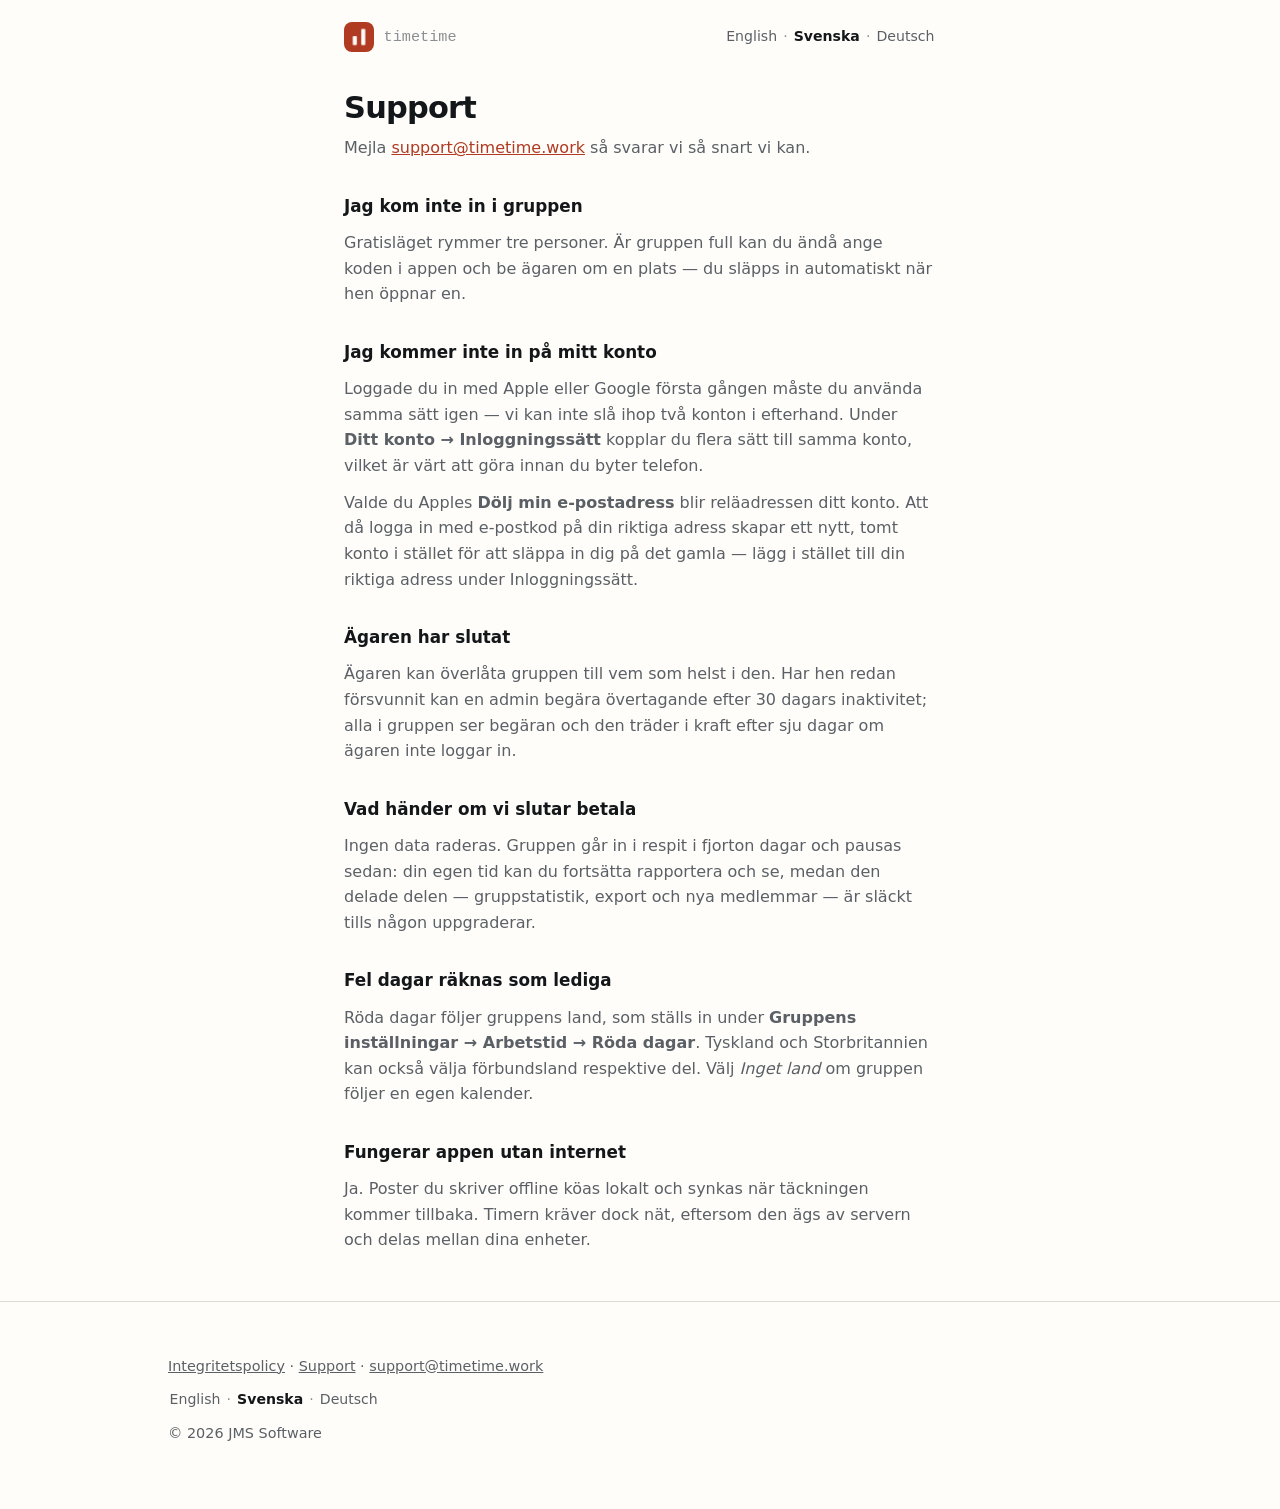
<file: sv/support.html>
<!doctype html>
<html lang="sv">
<head>
<meta charset="utf-8">
<meta name="viewport" content="width=device-width, initial-scale=1">
<title>Support — TimeTime</title>
<link rel="alternate" hreflang="en" href="https://timetime.work/support.html">
<link rel="alternate" hreflang="sv" href="https://timetime.work/sv/support.html">
<link rel="alternate" hreflang="de" href="https://timetime.work/de/support.html">
<link rel="alternate" hreflang="x-default" href="https://timetime.work/support.html">
<link rel="icon" href="/assets/icon.png">
<link rel="stylesheet" href="/assets/site.css?v=7b43fc1971">
</head>
<body class="doc"><div class="wrap narrow">
<header class="site">
  <a class="brand" href="/sv/"><img src="/assets/icon.png" alt="">timetime</a>
  <nav class="langs" aria-label="Språk"><a href="/support.html" hreflang="en" lang="en">English</a> · <a href="/sv/support.html" hreflang="sv" lang="sv" aria-current="page">Svenska</a> · <a href="/de/support.html" hreflang="de" lang="de">Deutsch</a></nav>
</header>
<h1>Support</h1>
<p>Mejla <a href="mailto:support@timetime.work">support@timetime.work</a> så svarar vi så snart vi kan.</p><h2>Jag kom inte in i gruppen</h2><p>Gratisläget rymmer tre personer. Är gruppen full kan du ändå ange koden i appen och be ägaren om en plats — du släpps in automatiskt när hen öppnar en.</p><h2>Jag kommer inte in på mitt konto</h2><p>Loggade du in med Apple eller Google första gången måste du använda samma sätt igen — vi kan inte slå ihop två konton i efterhand. Under <strong>Ditt konto → Inloggningssätt</strong> kopplar du flera sätt till samma konto, vilket är värt att göra innan du byter telefon.</p><p>Valde du Apples <strong>Dölj min e-postadress</strong> blir reläadressen ditt konto. Att då logga in med e-postkod på din riktiga adress skapar ett nytt, tomt konto i stället för att släppa in dig på det gamla — lägg i stället till din riktiga adress under Inloggningssätt.</p><h2>Ägaren har slutat</h2><p>Ägaren kan överlåta gruppen till vem som helst i den. Har hen redan försvunnit kan en admin begära övertagande efter 30 dagars inaktivitet; alla i gruppen ser begäran och den träder i kraft efter sju dagar om ägaren inte loggar in.</p><h2>Vad händer om vi slutar betala</h2><p>Ingen data raderas. Gruppen går in i respit i fjorton dagar och pausas sedan: din egen tid kan du fortsätta rapportera och se, medan den delade delen — gruppstatistik, export och nya medlemmar — är släckt tills någon uppgraderar.</p><h2>Fel dagar räknas som lediga</h2><p>Röda dagar följer gruppens land, som ställs in under <strong>Gruppens inställningar → Arbetstid → Röda dagar</strong>. Tyskland och Storbritannien kan också välja förbundsland respektive del. Välj <em>Inget land</em> om gruppen följer en egen kalender.</p><h2>Fungerar appen utan internet</h2><p>Ja. Poster du skriver offline köas lokalt och synkas när täckningen kommer tillbaka. Timern kräver dock nät, eftersom den ägs av servern och delas mellan dina enheter.</p>
</div>
<footer><div class="wrap">
  <p><a href="/sv/privacy.html">Integritetspolicy</a> ·
     <a href="/sv/support.html">Support</a> ·
     <a href="mailto:support@timetime.work">support@timetime.work</a></p>
  <p class="langline"><nav class="langs" aria-label="Språk"><a href="/support.html" hreflang="en" lang="en">English</a> · <a href="/sv/support.html" hreflang="sv" lang="sv" aria-current="page">Svenska</a> · <a href="/de/support.html" hreflang="de" lang="de">Deutsch</a></nav></p>
  <p>© 2026 JMS Software</p>
</div></footer>
<script>
document.querySelectorAll(".langs a").forEach(function (a) {
  a.addEventListener("click", function () {
    try { localStorage.setItem("timetime-lang", a.getAttribute("hreflang")); } catch (e) {}
  });
});
</script>
</body></html>
</file>
<file: assets/site.css>
/* timetime.work — färgerna kommer ur appens designtokens
   (packages/tokens/tokens.json i app-repot). */
:root {
  --ink: #14171A; --paper: #FFFDF9; --sunken: #F6F2EA;
  --sunken-alt: #F1EDE4; --accent: #B03A22; --accent-ink: #F9F4EE;
  --sec: #5A6066; --ter: #8A8F94; --border: #DED8CD;
  --body: "IBM Plex Sans", -apple-system, BlinkMacSystemFont, "Segoe UI", system-ui, sans-serif;
  --mono: ui-monospace, "IBM Plex Mono", SFMono-Regular, Menlo, monospace;
}
* { box-sizing: border-box; margin: 0; padding: 0; }
html { scroll-behavior: smooth; }
body { background: var(--paper); color: var(--ink); font-family: var(--body); line-height: 1.55; -webkit-font-smoothing: antialiased; }
a { color: var(--accent); }
.wrap { max-width: 62rem; margin: 0 auto; padding: 0 1.5rem; }
.wrap.narrow { max-width: 40rem; }

header.site { display: flex; align-items: center; justify-content: space-between; gap: 1rem; flex-wrap: wrap; padding: 1.4rem 0; }
.brand { display: flex; align-items: center; gap: .6rem; font-family: var(--mono); font-size: .95rem; color: var(--ter); text-decoration: none; }
.brand img { width: 30px; height: 30px; border-radius: 8px; }
.langs { font-size: .88rem; color: var(--ter); }
.langs a { color: var(--sec); text-decoration: none; padding: .25rem .1rem; }
.langs a:hover { color: var(--ink); }
.langs a[aria-current="page"] { color: var(--ink); font-weight: 600; }

.hero { padding: 3rem 0 4rem; display: grid; grid-template-columns: 1.15fr .85fr; gap: 3rem; align-items: center; }
@media (max-width: 800px) { .hero { grid-template-columns: 1fr; gap: 2.5rem; } }
.eyebrow { font-family: var(--mono); font-size: .8rem; letter-spacing: .06em; text-transform: uppercase; color: var(--ter); }
h1 { font-size: clamp(2.1rem, 5.5vw, 3.4rem); font-weight: 600; letter-spacing: -.025em; margin-top: 1rem; line-height: 1.1; }
h1 .em { color: var(--accent); }
.sub { font-size: 1.12rem; color: var(--sec); margin-top: 1.1rem; max-width: 32rem; }
.cta { display: flex; gap: .7rem; flex-wrap: wrap; margin-top: 1.9rem; }
.store svg { height: 50px; width: auto; display: block; }
.store.soon { opacity: .55; cursor: default; }
.trust { display: flex; gap: 1.4rem; flex-wrap: wrap; margin-top: 1.6rem; color: var(--ter); font-size: .88rem; }

.stage { background: var(--sunken); border-radius: 20px; padding: 1.6rem; }
.stage-group { font-family: var(--mono); font-size: .75rem; color: var(--ter); }
.stage-title { font-weight: 600; font-size: 1.05rem; margin-top: .2rem; }
.rowline { display: flex; align-items: center; gap: .7rem; background: var(--paper); border-radius: 12px; padding: .8rem .9rem; margin-bottom: .55rem; }
.tab { width: 6px; height: 30px; border-radius: 3px; }
.rowline .name { font-weight: 500; font-size: .95rem; }
.rowline .val { margin-left: auto; font-weight: 500; font-size: .95rem; }
.daytotal { display: flex; align-items: baseline; gap: .5rem; margin-bottom: 1rem; }
.daytotal .big { font-size: 1.6rem; font-weight: 600; color: var(--accent); }
.daytotal .of { color: var(--ter); font-size: .9rem; }
.bar { height: 6px; border-radius: 3px; background: var(--sunken-alt); overflow: hidden; margin-bottom: 1.2rem; }
.bar i { display: block; height: 100%; width: 66%; background: var(--accent); }

section { padding: 3.4rem 0; border-top: 1px solid var(--border); }
h2 { font-size: 1.7rem; font-weight: 600; letter-spacing: -.015em; }
section > .wrap > p.lead { color: var(--sec); margin-top: .8rem; max-width: 40rem; }
.grid { display: grid; gap: 1rem; grid-template-columns: repeat(auto-fit, minmax(15rem, 1fr)); margin-top: 1.9rem; }
.card { background: var(--sunken); border-radius: 16px; padding: 1.4rem; }
.card h3 { font-size: 1.02rem; font-weight: 600; }
.card p { color: var(--sec); font-size: .94rem; margin-top: .45rem; }
.card .dot { width: 10px; height: 10px; border-radius: 50%; display: inline-block; margin-bottom: .8rem; }
.price-card { background: var(--sunken); border-radius: 16px; padding: 1.4rem; }
.price-card.hi { background: var(--ink); color: var(--paper); }
.price-card.hi p { color: #C9CDD1; }
.price-card p { color: var(--sec); font-size: .94rem; margin-top: .45rem; }
.amount { font-size: 1.7rem; font-weight: 600; letter-spacing: -.02em; margin-top: .3rem; }
.unit { color: var(--ter); font-size: .88rem; }
.price-card.hi .unit { color: #A7B0B5; }
.note { color: var(--ter); font-size: .88rem; margin-top: 1.2rem; }

footer { padding: 2.6rem 0 4rem; border-top: 1px solid var(--border); color: var(--ter); font-size: .9rem; }
footer p + p { margin-top: .6rem; }
footer a { color: var(--sec); }

/* Policy och support: smalare spalt, löptext. */
body.doc h1 { font-size: 1.9rem; margin-top: 1rem; }
body.doc h2 { font-size: 1.05rem; margin-top: 2rem; letter-spacing: 0; }
body.doc p { color: var(--sec); margin-top: .7rem; line-height: 1.6; }
body.doc .muted { color: var(--ter); font-size: .88rem; }
body.doc footer { margin-top: 3rem; }

/* Skärmdumparna: fyra i rad, och på smala skärmar en rad man sveper i. */
.screens { display: grid; grid-template-columns: repeat(4, 1fr); gap: 1.4rem; margin-top: 2rem; }
.screens figure { margin: 0; }
.screens img { width: 100%; height: auto; display: block; border-radius: 26px; background: var(--sunken);
  box-shadow: 0 1px 2px rgba(20,18,15,.06), 0 12px 32px rgba(20,18,15,.10); }
.screens figcaption { text-align: center; color: var(--sec); font-size: .9rem; margin-top: .8rem; }
@media (max-width: 800px) {
  .screens { grid-template-columns: none; grid-auto-flow: column; grid-auto-columns: 62%;
    overflow-x: auto; scroll-snap-type: x mandatory; padding-bottom: .6rem; }
  .screens figure { scroll-snap-align: start; }
}
</file>
